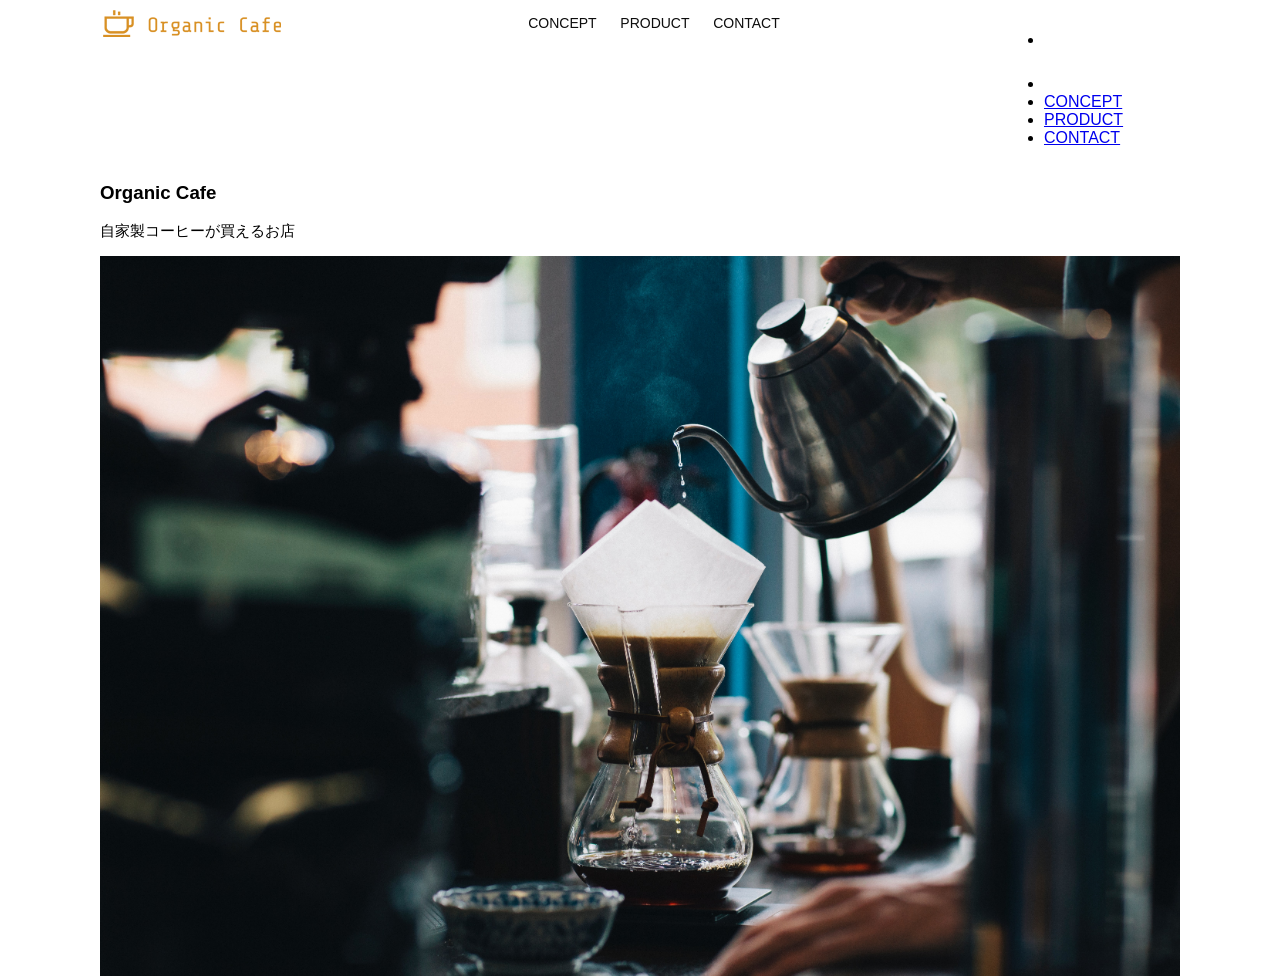
<file: html-css-kadai_013/index.html>
<!DOCTYPE html>
<html>
  <head>
    <title>Organic Cafe</title>
    <meta charset="UTF-8"/>
    <meta name="description" content="自家焙煎のコーヒーがお家で楽しめるOrganic Cafe"/>
    <meta name="viewport" content="width=device-width, initial-scale=1.0"/>
    <link rel="stylesheet" href="style.css"/>
  </head>
  <body>
    <!-- ヘッダー -->
     <header>
      <!-- ロゴ -->
       <a href="index.html" id="logo"><img src="images/logo.png" alt="トップページに戻る"/></a>

      <!-- PC用ナビゲーション -->
       <nav id="nav-pc">
        <a href="index.html#concept">CONCEPT</a>
        <a href="index.html#product">PRODUCT</a>
        <a href="index.html#contact">CONTACT</a>
       </nav>

     <!-- スマホ用メニューボタン -->
      <img id="menu-sp" src="images/button-menu.png" alt="ナビゲーションを開く"  onclick="document.getElementById('nav-sp').style.display = 'block'">

      <!-- スマホ用ナビゲーション -->
       <nav id="nav-sp">
        <ul>
          <li>
           <img id="close" src="images/button-close.png" alt="ナビゲーションを閉じる" onclick="document.getElementById('nav-sp').style.display = 'none'">
          </li>
          <li>
            <a id="logo-sp" href="index.html" onclick="document.getElementById('nav-sp').style.display = 'none'">
             <img src="images/logo-sp.png" alt="トップページに戻る">
            </a>
          </li>
          <li>
            <a class="menu" href="index.html#concept" onclick="document.getElementById('nav-sp').style.display = 'none'">CONCEPT</a>
          </li>
          <li>
            <a class="menu" href="index.html#product" onclick="document.getElementById('nav-sp').style.display = 'none'">PRODUCT</a>
          </li>
          <li>
            <a class="menu" href="index.html#contact" inclick="document.getElementById('nav-sp').style.display = 'none'">CONTACT</a>
          </li>
        </ul>
       </nav>
       </header>
     <main>
      <article>
        <!-- メインビジュアル -->
         <section id="main-visual">
          <div id="main-message">
            <h1>Organic Cafe</h1>
            <p>自家製コーヒーが買えるお店</p>
          </div>
          <img src="images/main-image.jpg" alt="コーヒーをハンドドリップで淹れる画像"/>
         </section>
      </article>
     </main>
  </body>
</html>
</file>
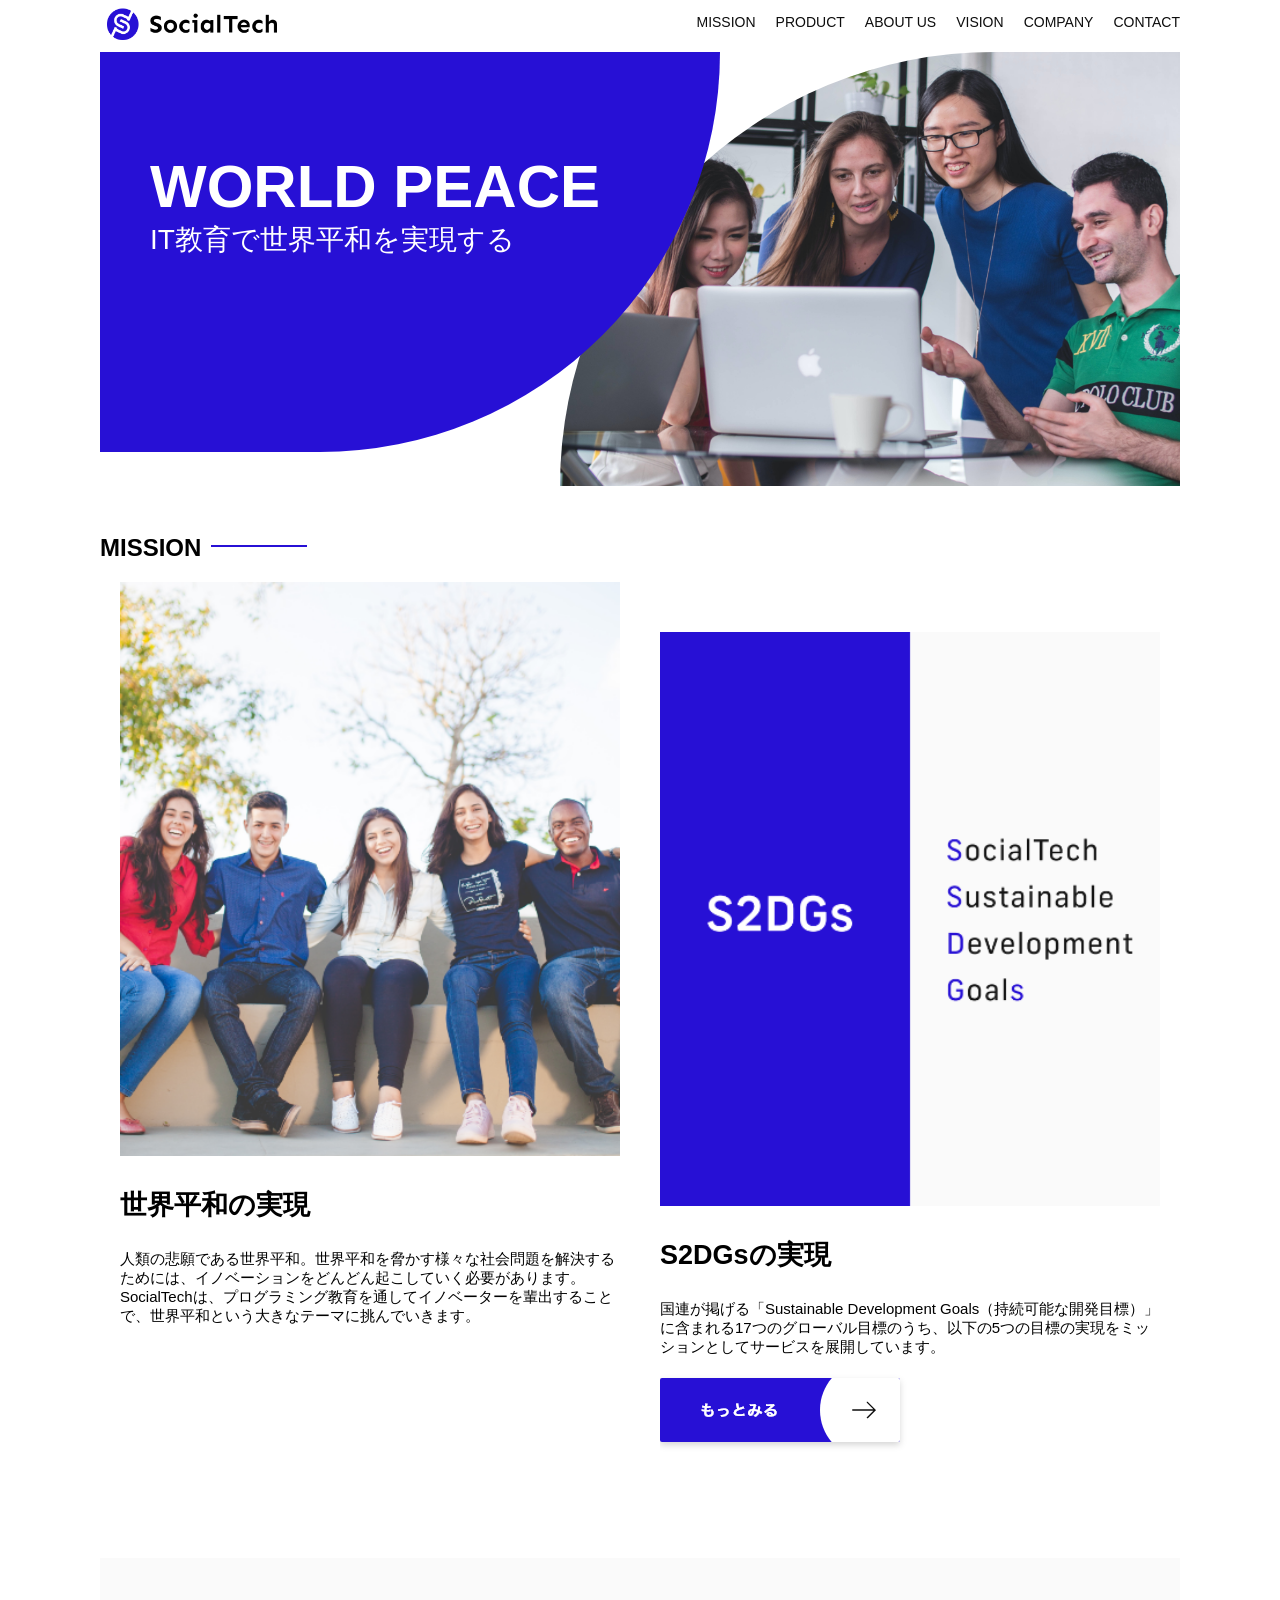
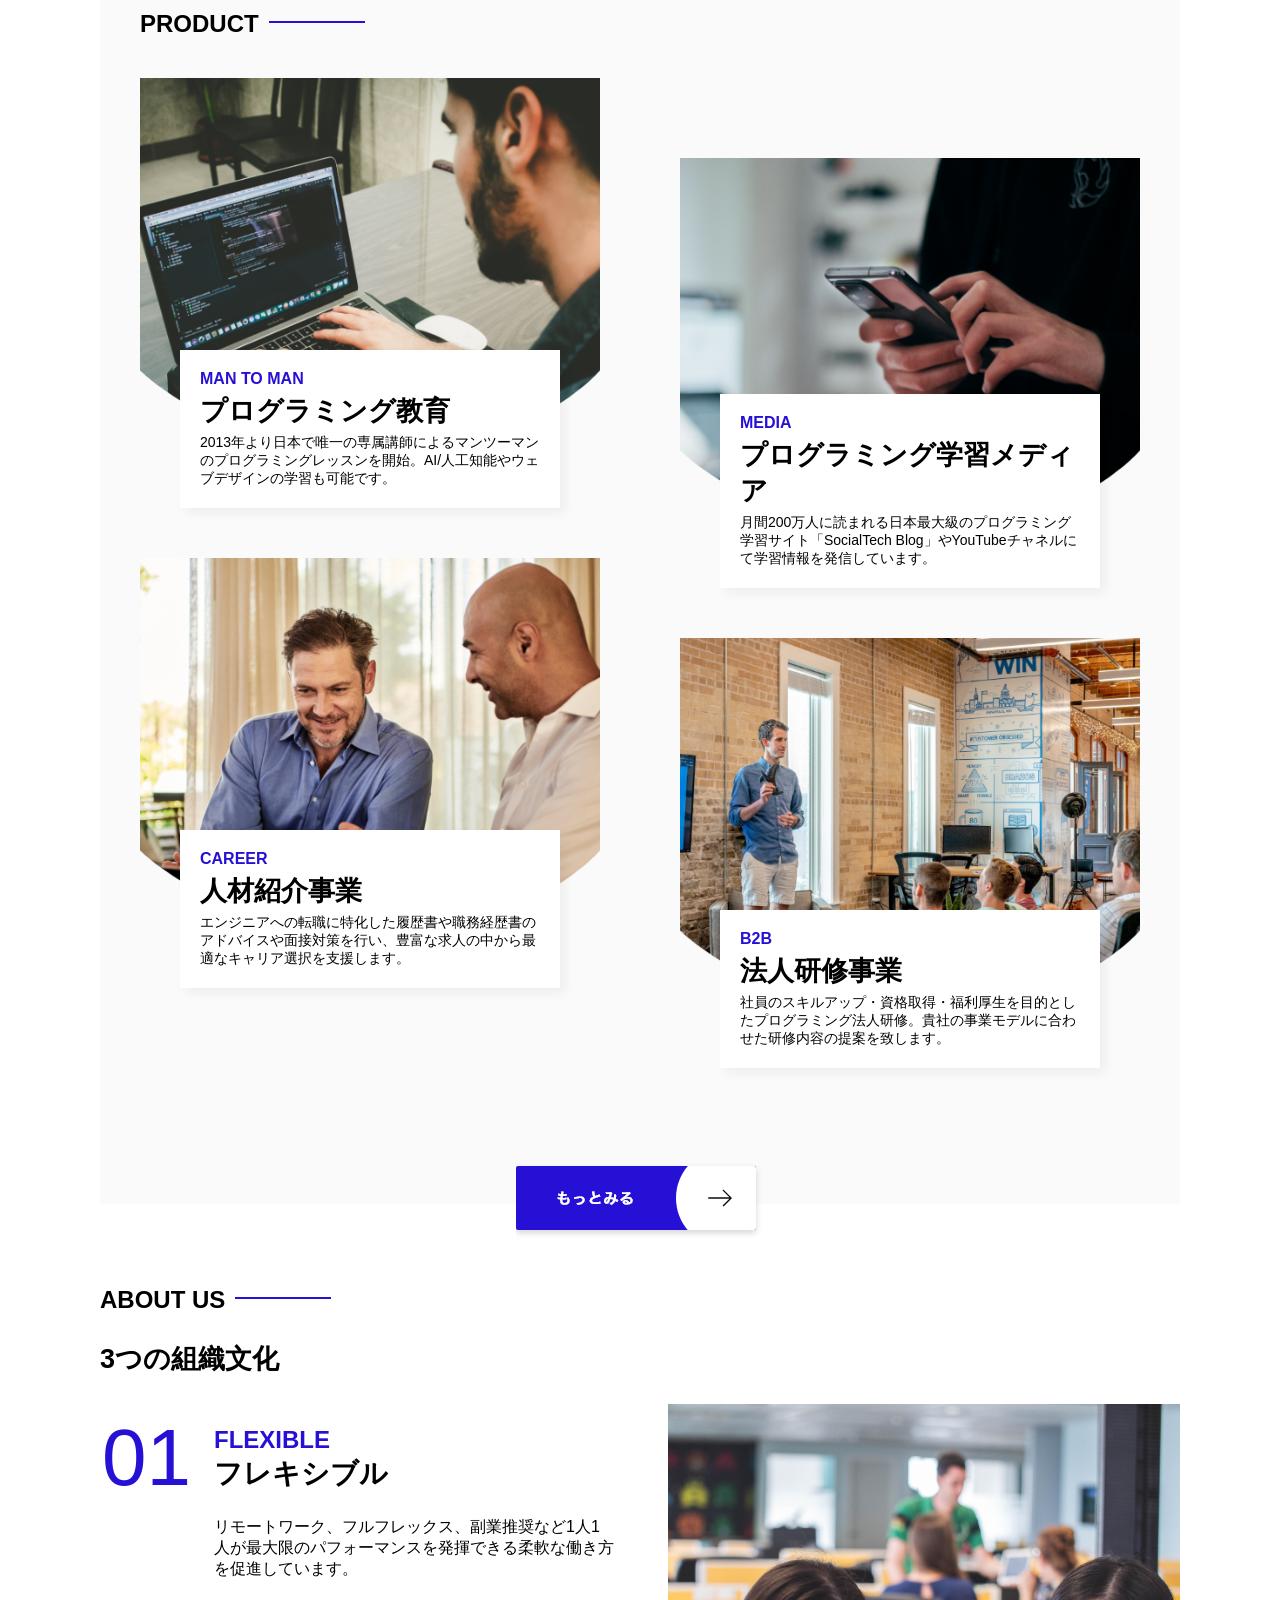
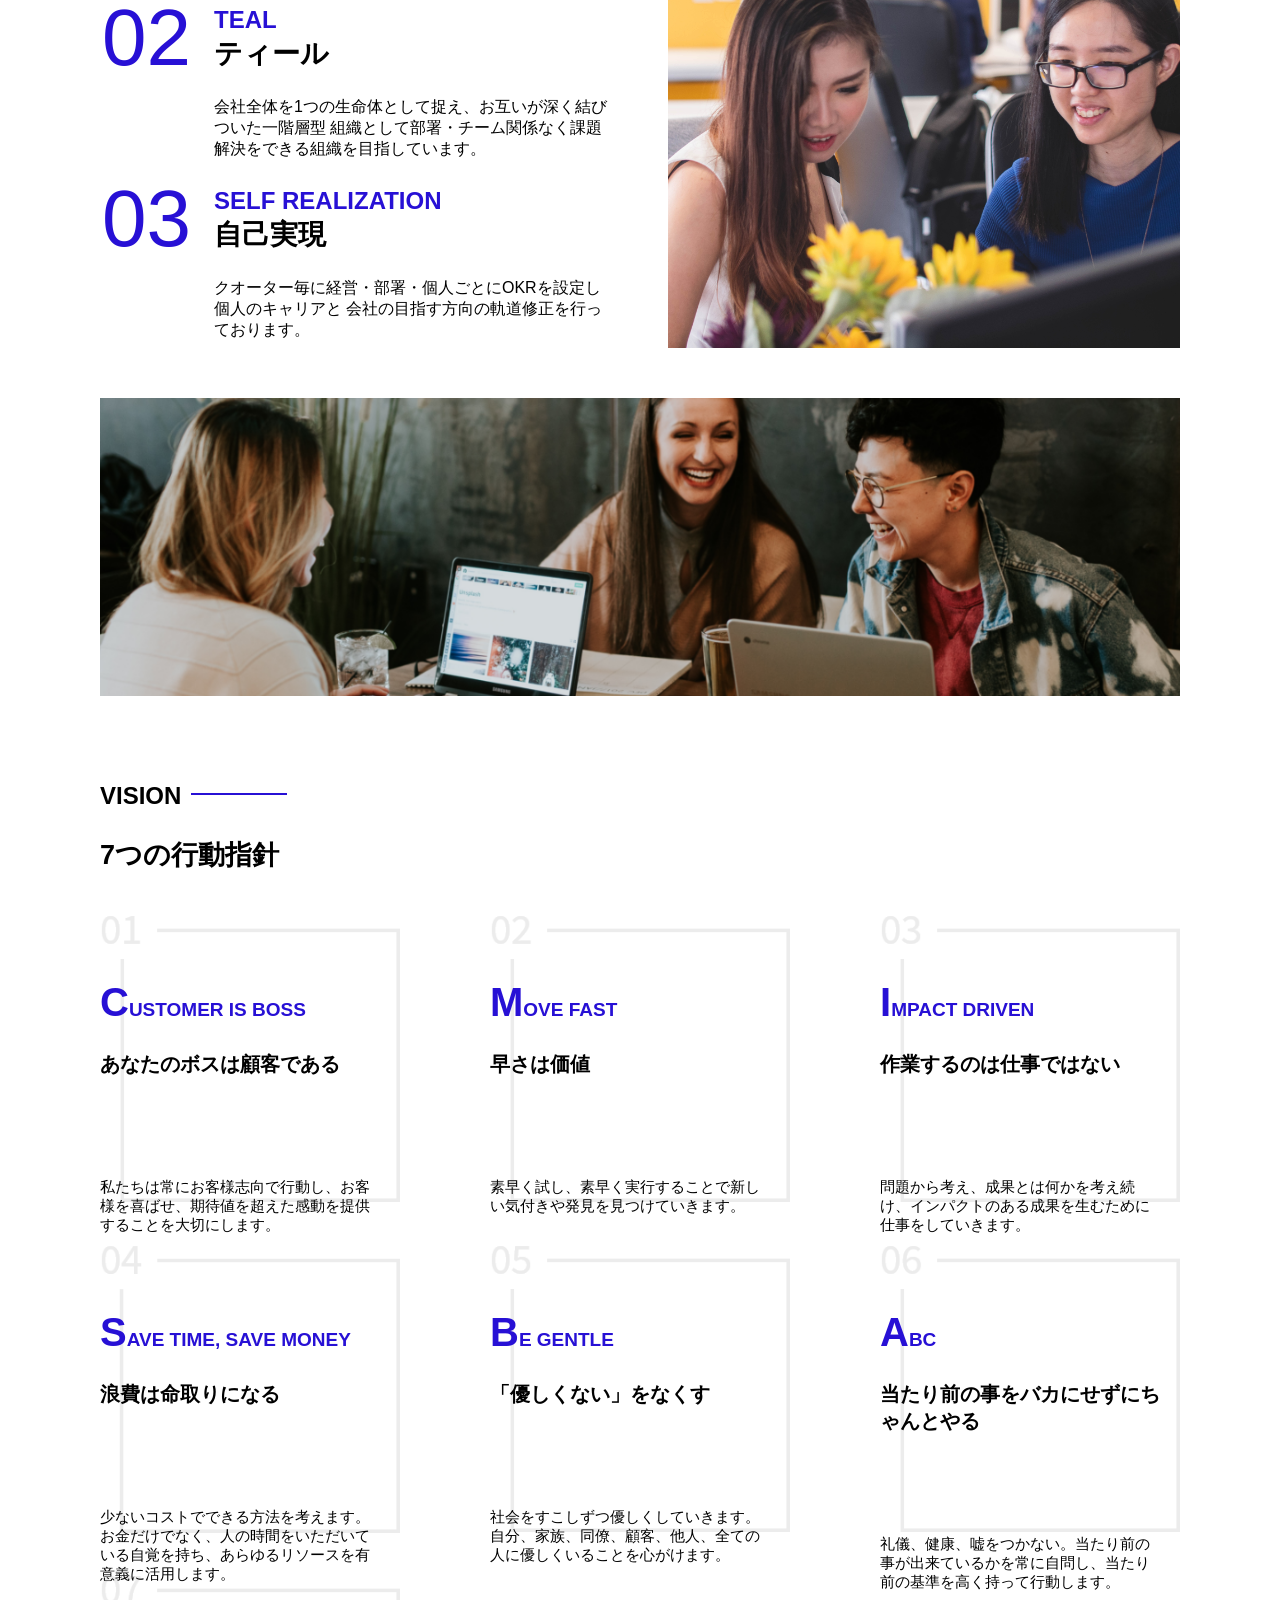
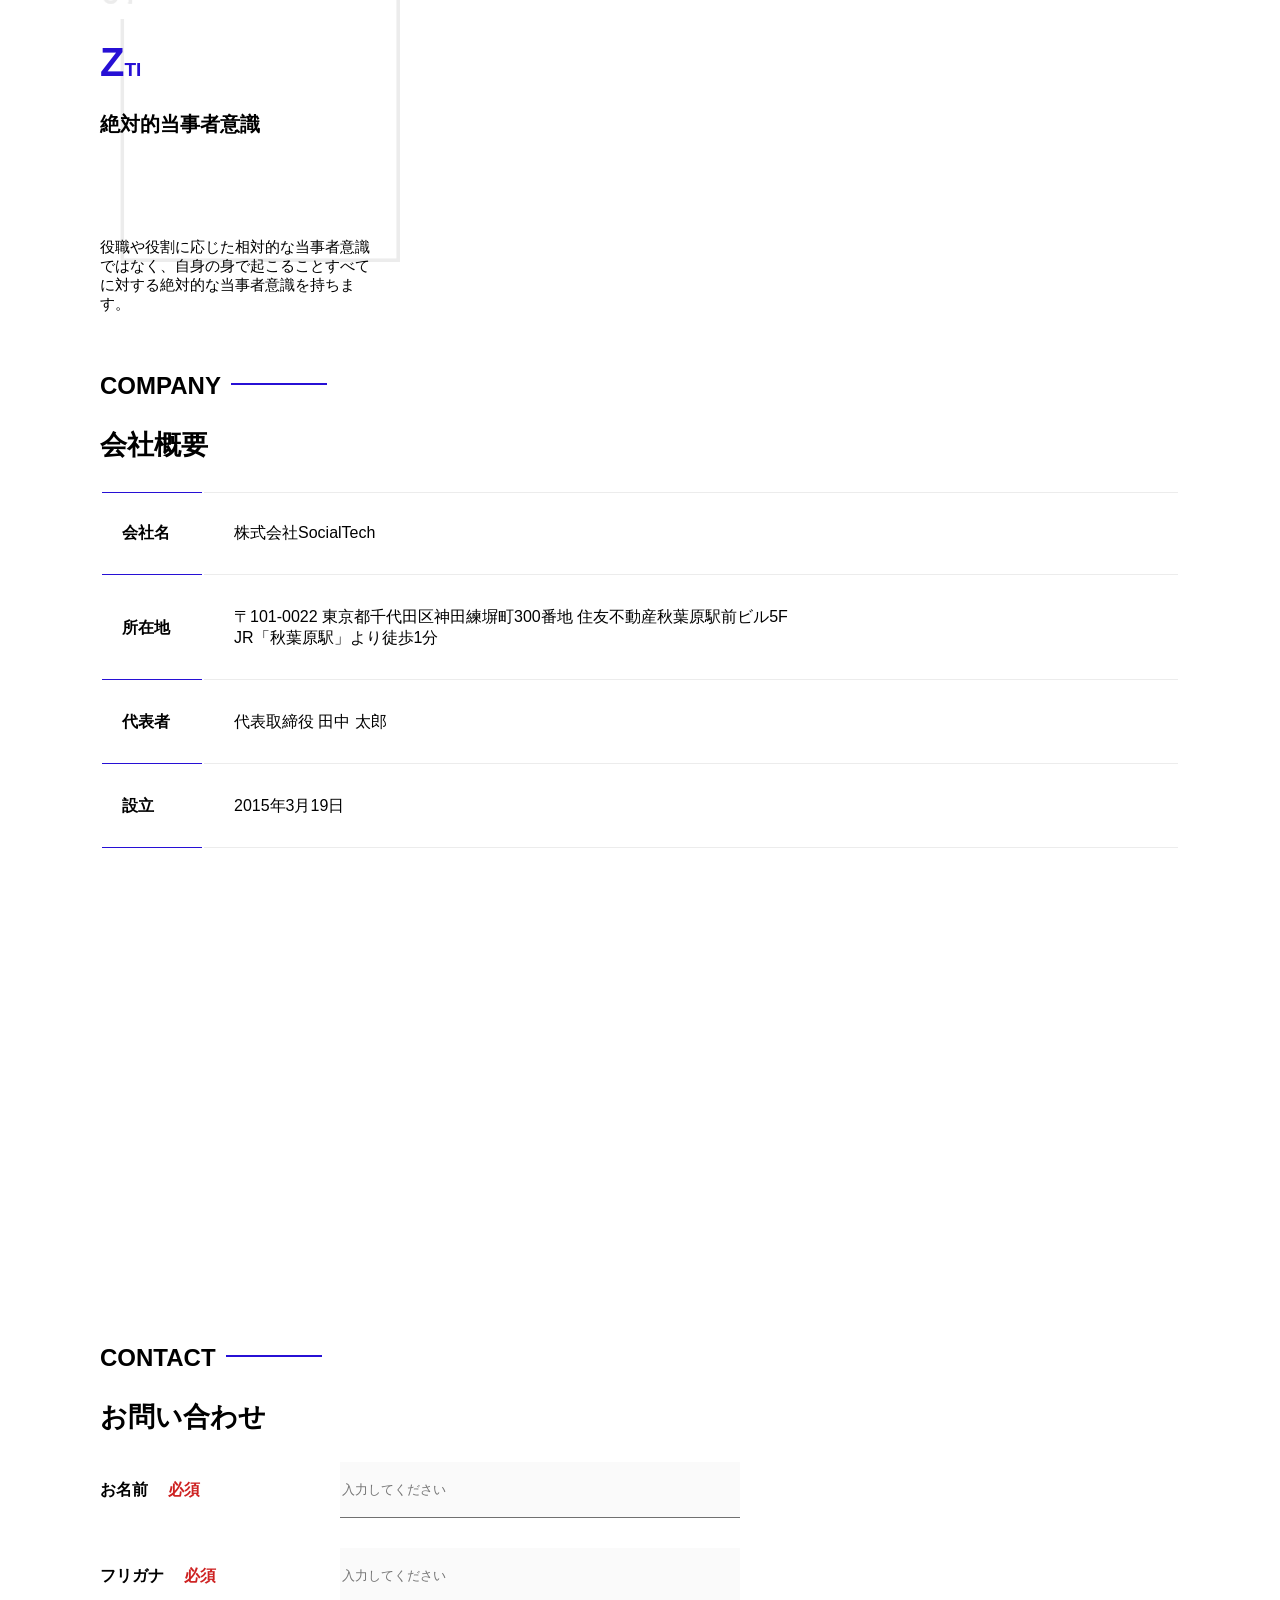
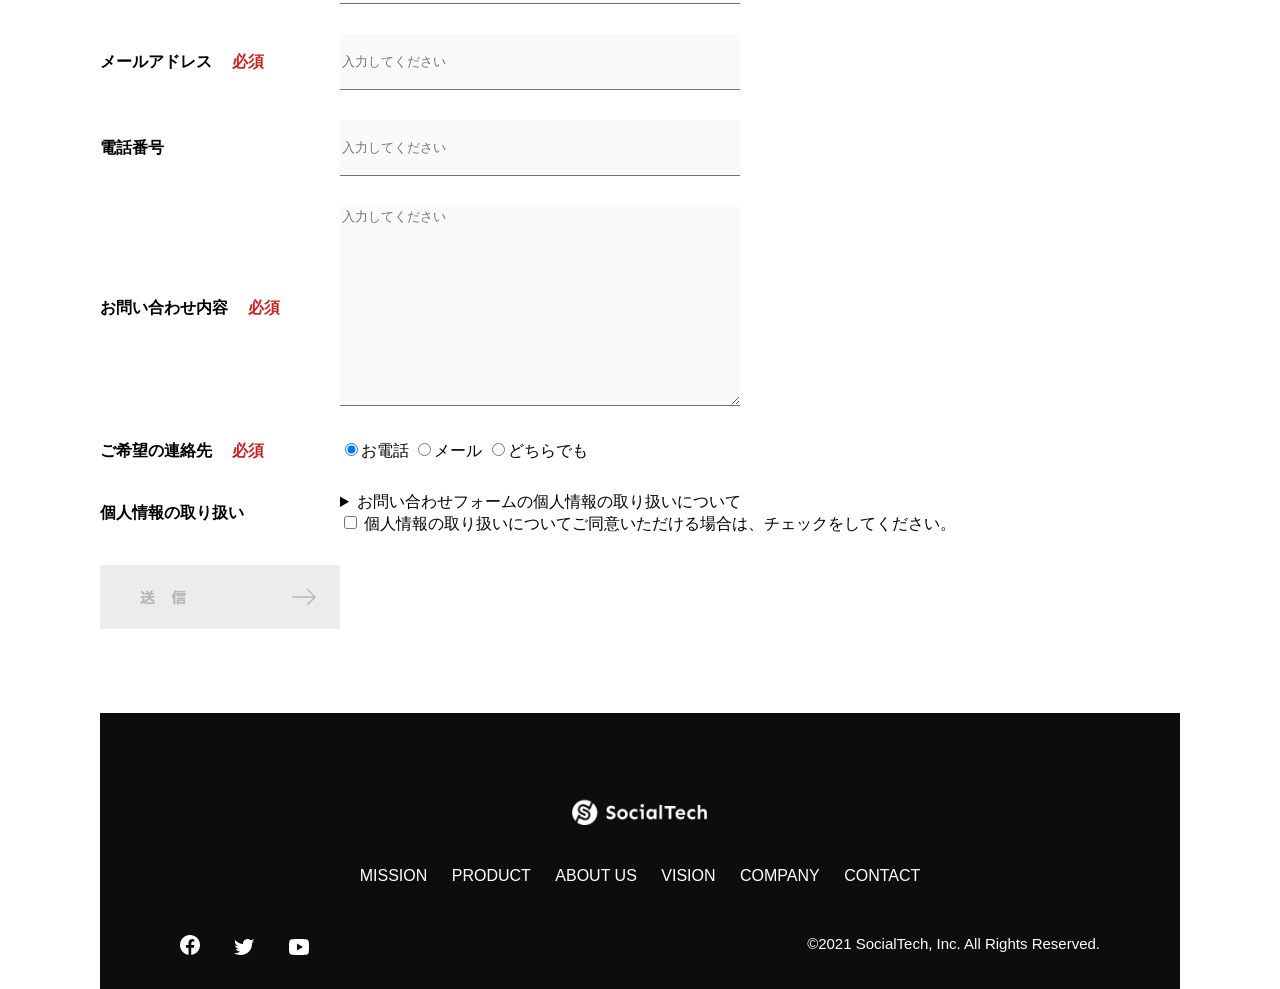
<file: kadai_tutorial_output/socialtech/index.html>
<!DOCTYPE html>
<html>
  <head>
    <title>SocialTech</title>
    <meta charset="UTF-8">
    <meta name="description" content="SocialTechはEdTech業界のリーディングカンパニーを目指します。">
    <meta name="viewport" content="width=device-width, initial-scale=1.0">
    <link rel="stylesheet" href="style.css">
  </head>
  <body>
    <!--　ヘッダー　-->
    <header>
      <!-- ロゴ　-->
       <a href="index.html" id="logo">
        <img src="images/logo.png" alt="トップページに戻る">
       </a>

     <!-- pc用ナビゲーション　-->
      <nav id="nav-pc">
        <ul>
          <li><a href="mission.html">MISSION</a></li>
          <li><a href="product.html">PRODUCT</a></li>
          <li><a href="index.html#aboutus">ABOUT US</a></li>
          <li><a href="index.html#vision">VISION</a></li>
          <li><a href="index.html#company">COMPANY</a></li>
          <li><a href="index.html#contact">CONTACT</a></li>
        </ul>
      </nav>
        <!-- スマホ用メニューボタン -->
       <button id="menu-sp" onclick="document.getElementById('nav-sp').style.display = 'block'">
         <img src="images/button-menu.png" alt="ナビゲーションを開く">
       </button>
        <!-- スマホ用ナビゲーション -->
       <div id="nav-sp">
         <button id="close" onclick="document.getElementById('nav-sp').style.display = 'none'">
           <img src="images/button-close.png" alt="ナビゲーションを閉じる">
         </button>
         <nav>
           <ul>
             <li>
               <a id="logo-sp" href="index.html" onclick="document.getElementById('nav-sp').style.display = 'none'"><img src="images/logo-sp.png" alt="トップページに戻る"></a>
             </li>
             <li><a class="menu" href="mission.html" onclick="document.getElementById('nav-sp').style.display = 'none'">MISSION</a></li>
             <li><a class="menu" href="product.html" onclick="document.getElementById('nav-sp').style.display = 'none'">PRODUCT</a></li>
             <li><a class="menu" href="index.html#aboutus" onclick="document.getElementById('nav-sp').style.display = 'none'">ABOUT US</a></li>
             <li><a class="menu" href="index.html#vision" onclick="document.getElementById('nav-sp').style.display = 'none'">VISION</a></li>
             <li><a class="menu" href="index.html#company" onclick="document.getElementById('nav-sp').style.display = 'none'">COMPANY</a></li>
             <li><a class="menu" href="index.html#contact" onclick="document.getElementById('nav-sp').style.display = 'none'">CONTACT</a></li>
           </ul>
         </nav>
         <div id="sns">
           <a href="https://www.facebook.com/sejuku2013">
             <img src="images/button-facebook.png" alt="Facebookのリンク">
           </a>
           <a href="https://twitter.com/samuraijuku">
             <img src="images/button-twitter.png" alt="Twitterのリンク">
           </a>
           <a href="https://www.youtube.com/channel/UCCFOQO5aDK0xXam4cUQXT8g">
             <img src="images/button-youtube.png" alt="YouTubeのリンク">
           </a>
         </div>
       </div>
    </header>
    <main>
      <article>
        <!-- メインビジュアル -->
         <section id="main-visual">
          <div id="main-message">
            <h1>WORLD PEACE</h1>
            <p>IT教育で世界平和を実現する</p>
          </div>
          <img src="images/index/index-main.png" alt="PCの周りに集まる多国籍の仲間たち">
         </section>
         <!-- ミッション -->
         <section id="mission">
          <h2 class="index-h2">MISSION</h2>
          <div id="mission-flex">
            <div>
             <img id="mission-photo" src="images/index/index-mission.png" alt="屋外のベンチで写真を撮影する多国籍の仲間たち">
             <h3>世界平和の実現</h3>
             <p>人類の悲願である世界平和。世界平和を脅かす様々な社会問題を解決するためには、イノベーションをどんどん起こしていく必要があります。SocialTechは、プログラミング教育を通してイノベーターを輩出することで、世界平和という大きなテーマに挑んでいきます。</p>
            </div>
            <div>
             <img id="s2dgs" src="images/index/s2dgs.png" alt="S2DGs">
             <h3>S2DGsの実現</h3>
             <p>国連が掲げる「Sustainable Development Goals（持続可能な開発目標）」に含まれる17つのグローバル目標のうち、以下の5つの目標の実現をミッションとしてサービスを展開しています。</p>
            <a href="mission.html">
              <img src="images/button-more.png" alt="もっとみる">
            </a>
            </div>
          </div>
         </section>
           <!-- プロダクト -->
         <section id="product">
          <h2 class="index-h2">PRODUCT</h2>
          <div class="product-flex">
           <div id="product-left">
            <div>
             <img class="product-photo" src="images/index/index-mantoman.png" alt="PCでコードを書く男性">
             <div class="product-explain">
              <span>MAN TO MAN</span>
              <h3>プログラミング教育</h3>
              <p>2013年より日本で唯一の専属講師によるマンツーマンのプログラミングレッスンを開始。AI/人工知能やウェブデザインの学習も可能です。</p>
            </div>
           </div>
           <div>
             <img class="product-photo" src="images/index/index-career.png" alt="笑顔で話し合う2人の男性">
             <div class="product-explain">
              <span>CAREER</span>
              <h3>人材紹介事業</h3>
              <p>エンジニアへの転職に特化した履歴書や職務経歴書のアドバイスや面接対策を行い、豊富な求人の中から最適なキャリア選択を支援します。</p>
             </div>
            </div>        
           </div>
         <div id="product-right">
          <div>
             <img class="product-photo" src="images/index/index-media.png" alt="スマートフォンを操作する人">
             <div class="product-explain">
              <span>MEDIA</span>
              <h3>プログラミング学習メディア</h3>
              <p>月間200万人に読まれる日本最大級のプログラミング学習サイト「SocialTech Blog」やYouTubeチャネルにて学習情報を発信しています。</p>
             </div>
          </div>
          <div>
             <img class="product-photo" src="images/index/index-b2b.png" alt="講演中の男性とそれを聴く人々">
             <div class="product-explain">
              <span>B2B</span>
              <h3>法人研修事業</h3>
              <p>社員のスキルアップ・資格取得・福利厚生を目的としたプログラミング法人研修。貴社の事業モデルに合わせた研修内容の提案を致します。</p>
             </div>
           </div>
          </div>
        </div>
        <div id="product-more">
          <a href="product.html">
            <img src="images/button-more.png" alt="もっとみる">
          </a>
        </div>
      </section>
      <!-- ABOUT US -->
       <section id="aboutus">
        <h2 class="index-h2">ABOUT US</h2>
        <h3>3つの組織文化</h3>
        <div>
          <table class="culture-table">
            <tr>
              <td class="culture-num">01</td>
              <th><span class="culture-en">FLEXIBLE</span><br>フレキシブル</th>
            </tr>
            <tr>
              <td>
                <!-- 空のセル -->
              </td>
              <td class="culture-description">リモートワーク、フルフレックス、副業推奨など1人1人が最大限のパフォーマンスを発揮できる柔軟な働き方を促進しています。</td>
            </tr>
            <tr>
              <td class="culture-num">02</td>
              <th><span class="culture-en">TEAL</span><br>ティール</th>
            </tr>
            <tr>
              <td>
                <!-- 空のセル -->
              </td>
              <td class="culture-description">会社全体を1つの生命体として捉え、お互いが深く結びついた一階層型 組織として部署・チーム関係なく課題解決をできる組織を目指しています。</td>
            </tr>
            <tr>
              <td class="culture-num">03</td>
              <th><span class="culture-en">SELF REALIZATION</span><br>自己実現</th>
            </tr>
            <tr>
              <td>
                <!-- 空のセル -->
              </td>
              <td class="culture-description">クオーター毎に経営・部署・個人ごとにOKRを設定し個人のキャリアと 会社の目指す方向の軌道修正を行っております。</td>
            </tr>
          </table>
          <img class="culture-img" src="images/index/index-aboutus1.png" alt="笑顔で話し合う2人の女性">
        </div>
         <img class="culture-img2" src="images/index/index-aboutus2.png" alt="笑顔で話し合う3人の男女">
       </section>
       <!-- VISION -->
        <section id="vision">
          <h2 class="index-h2">VISION</h2>
          <h3>7つの行動指針</h3>
          <div>
            <div class="vision-box">
              <img src="images/index/vision-01.png" alt="01">
              <div>
                <h4>CUSTOMER IS BOSS</h4>
                <h5>あなたのボスは顧客である</h5>
                <p>私たちは常にお客様志向で行動し、お客様を喜ばせ、期待値を超えた感動を提供することを大切にします。</p>
              </div>
            </div>
            <div class="vision-box">
               <img src="images/index/vision-02.png" alt="02">
               <div>
                 <h4>MOVE FAST</h4>
                 <h5>早さは価値</h5>
                 <p>素早く試し、素早く実行することで新しい気付きや発見を見つけていきます。</p>
               </div>
             </div>
             <div class="vision-box">
               <img src="images/index/vision-03.png" alt="03">
               <div>
                 <h4>IMPACT DRIVEN</h4>
                 <h5>作業するのは仕事ではない</h5>
                 <p>問題から考え、成果とは何かを考え続け、インパクトのある成果を生むために仕事をしていきます。</p>
               </div>
             </div>
             <div class="vision-box">
               <img src="images/index/vision-04.png" alt="04">
               <div>
                 <h4>SAVE TIME, SAVE MONEY</h4>
                 <h5>浪費は命取りになる</h5>
                 <p>少ないコストでできる方法を考えます。お金だけでなく、人の時間をいただいている自覚を持ち、あらゆるリソースを有意義に活用します。</p>
               </div>
             </div>
             <div class="vision-box">
               <img src="images/index/vision-05.png" alt="05">
               <div>
                 <h4>BE GENTLE</h4>
                 <h5>「優しくない」をなくす</h5>
                 <p>社会をすこしずつ優しくしていきます。自分、家族、同僚、顧客、他人、全ての人に優しくいることを心がけます。</p>
               </div>
             </div>
             <div class="vision-box">
               <img src="images/index/vision-06.png" alt="06">
               <div>
                 <h4>ABC</h4>
                 <h5>当たり前の事をバカにせずにちゃんとやる</h5>
                 <p>礼儀、健康、嘘をつかない。当たり前の事が出来ているかを常に自問し、当たり前の基準を高く持って行動します。</p>
               </div>
             </div>
             <div class="vision-box">
               <img src="images/index/vision-07.png" alt="07">
               <div>
                 <h4>ZTI</h4>
                 <h5>絶対的当事者意識</h5>
                 <p>役職や役割に応じた相対的な当事者意識ではなく、自身の身で起こることすべてに対する絶対的な当事者意識を持ちます。</p>
              </div>
            </div>
          </div>
        </section>
        <!-- COMPANY -->
        <section id="company">
          <h2 class="index-h2">COMPANY</h2>
          <h3>会社概要</h3>
           <table id="company-table">
            <tr>
              <th class="tableheader tableheader-first">会社名</th>
              <td class="cell cell-first">株式会社SocialTech</td>
            </tr>
            <tr>
             <th class="tableheader">所在地</th>
               <td class="cell">〒101-0022 東京都千代田区神田練塀町300番地 住友不動産秋葉原駅前ビル5F<br>JR「秋葉原駅」より徒歩1分</td>
             </tr>
             <tr>
               <th class="tableheader">代表者</th>
               <td class="cell">代表取締役 田中 太郎</td>
             </tr>
             <tr>
               <th class="tableheader">設立</th>
               <td class="cell">2015年3月19日</td>
            </tr>
           </table>
        <iframe
           src="https://www.google.com/maps/embed?pb=!1m18!1m12!1m3!1d3240.068855133681!2d139.77207767578852!3d35.69992317258122!2m3!1f0!2f0!3f0!3m2!1i1024!2i768!4f13.1!3m3!1m2!1s0x60188fee13660e23%3A0x77137876edf742ac!2z5L2P5Y-L5LiN5YuV55Sj56eL6JGJ5Y6f6aeF5YmN44OT44Or!5e0!3m2!1sja!2sjp!4v1783214987158!5m2!1sja!2sjp" width="600" height="450" style="border:0;" allowfullscreen="" loading="lazy" referrerpolicy="strict-origin-when-cross-origin">
          style="border: 0" allowfullscreen="" loading="lazy">
        </iframe>
        </section>
        <!-- お問い合わせフォーム -->
        <section id="contact">
          <h2 class="index-h2">CONTACT</h2>
          <h3>お問い合わせ</h3>
          <form>
           <div>
            <div class="contact-heading">
              <label class="contact-label">お名前<span class="contact-span">必須</span></label>
            </div>
            <div>
              <input type="text" name="name" placeholder="入力してください" class="contact-textbox">
            </div>
           </div>
            <div>
            <div class="contact-heading">
              <label class="contact-label">フリガナ<span class="contact-span">必須</span></label>
            </div>
            <div>
              <input type="text" name="hurigana" placeholder="入力してください" class="contact-textbox">
            </div>
          </div>
          <div>
            <div class="contact-heading">
              <label class="contact-label">メールアドレス<span class="contact-span">必須</span></label>
            </div>
            <div>
              <input type="text" name="email" placeholder="入力してください" class="contact-textbox">
            </div>
          </div>
          <div>
            <div class="contact-heading">
              <label class="contact-label">電話番号</label>
            </div>
            <div>
              <input type="text" name="tel" placeholder="入力してください" class="contact-textbox">
            </div>
          </div>
          <div>
            <div class="contact-heading">
              <label class="contact-label">お問い合わせ内容<span class="contact-span">必須</span></label>
            </div>
            <div>
              <textarea class="contact-textarea" placeholder="入力してください" name="message"></textarea>
            </div>
          </div>
          <div>
            <div class="contact-heading">
              <label class="contact-label">ご希望の連絡先<span class="contact-span">必須</span></label>
            </div>
            <div>
              <input class="radiobutton" type="radio" value="tel" name="contact" checked><label>お電話</label>
              <input class="radiobutton" type="radio" value="mail" name="contact"><label>メール</label>
              <input class="radiobutton" type="radio" value="both" name="contact"><label>どちらでも</label>
            </div>
          </div>
           <div>
               <div class="contact-heading">
                 <label class="contact-label">個人情報の取り扱い</label>
               </div>
               <div>
                 <details>
                   <summary>お問い合わせフォームの個人情報の取り扱いについて</summary>
                   <div>
                     <dl>
                       <dt>１．組織の名称又は氏名</dt>
                       <dd>株式会社SocialTech</dd>
                       <dt>２．個人情報保護管理者（若しくはその代理人）の氏名又は職名、所属及び連絡先</dt>
                       <dd>
                         <p>鈴木 一郎 コーポレート部</p>
                         <p>メールアドレス：samurai@example.com</p>
                         <p>TEL：03-1234-5678</p>
                       </dd>
                       <dt>３．個人情報の利用目的</dt>
                       <dd>
                         <ul>
                           <li>本サービス及び本サービスに関連する情報の提供又はそれらに関する連絡のため</li>
                           <li>ユーザーの本人確認のため</li>
                           <li>当社サービスのご案内のため</li>
                           <li>当社の商品等の広告または宣伝（電子メールによるものを含むものとします。）</li>
                         </ul>
                       </dd>
                       <dt>４．個人情報の取り扱い業務の委託</dt>
                       <dd>個人情報の取扱業務の全部または一部を外部に業務委託する場合があります。その際、弊社は、個人情報を適切に保護できる管理体制を敷き実行していることを条件として委託先を厳選したうえで、機密保持契約を委託先と締結し、お客様の個人情報を厳密に管理させます。</dd>
                       <dt>５．個人情報の開示等の請求</dt>
                       <dd>
                         お客様は、弊社に対してご自身の個人情報の開示等（利用目的の通知、開示、内容の訂正・追加・削除、利用の停止または消去、第三者への提供の停止）に関して、当社問合わせ窓口に申し出ることができます。<br>
                         その際、弊社はお客様ご本人を確認させていただいたうえで、合理的な期間内に対応いたします。<br>
                         なお、個人情報に関する弊社問合わせ先は、次の通りです。
                       </dd>
                       <dd>
                         <p>株式会社SocialTech　個人情報問合せ窓口</p>
                         <p>〒150-0043　東京都千代田区神田練塀町300番地 住友不動産秋葉原駅前ビル5F</p>
                         <p>メールアドレス：samurai@example.com　TEL：03-1234-5678</p>
                       </dd>
 
                       <dt>６．個人情報を提供されることの任意性について</dt>
                       <dd>お客様がご自身の個人情報を弊社に提供されるか否かは、お客様のご判断によりますが、もしご提供されない場合には、適切なサービスが提供できない場合がありますので予めご了承ください。</dd>
                     </dl>
                   </div>
                 </details>
                 <input type="checkbox" name="agree">
                 <span>個人情報の取り扱いについてご同意いただける場合は、チェックをしてください。</span>
               </div>
             </div>
              <input type="image" src="images/button-submit.png" alt="送信する">
          </form>
        </section>
     </article>
    </main>

    <footer>
      <div id="footer-logo">
        <img src="images/logo-sp.png" alt="SocialTech">
      </div>
      <div id="footer-link">
        <a href="mission.html">MISSION</a>
        <a href="product.html">PRODUCT</a>
        <a href="index.html#aboutus">ABOUT US</a>
        <a href="index.html#vision">VISION</a>
        <a href="index.html#company">COMPANY</a>
        <a href="index.html#contact">CONTACT</a>
      </div>
      <div id="sns-footer">
        <div class="sns-btns">
           <a href="https://www.facebook.com/sejuku2013"><img src="images/button-facebook.png" alt="Facebookのリンク"></a>
           <a href="https://twitter.com/samuraijuku"><img src="images/button-twitter.png" alt="Twitterのリンク"></a>
           <a href="https://www.youtube.com/channel/UCCFOQO5aDK0xXam4cUQXT8g"><img src="images/button-youtube.png" alt="YouTubeのリンク"></a>
        </div>
        <p id="copyright">&copy;2021 SocialTech, Inc. All Rights Reserved.</p>
      </div>
    </footer>

  </body>

</html>
</file>
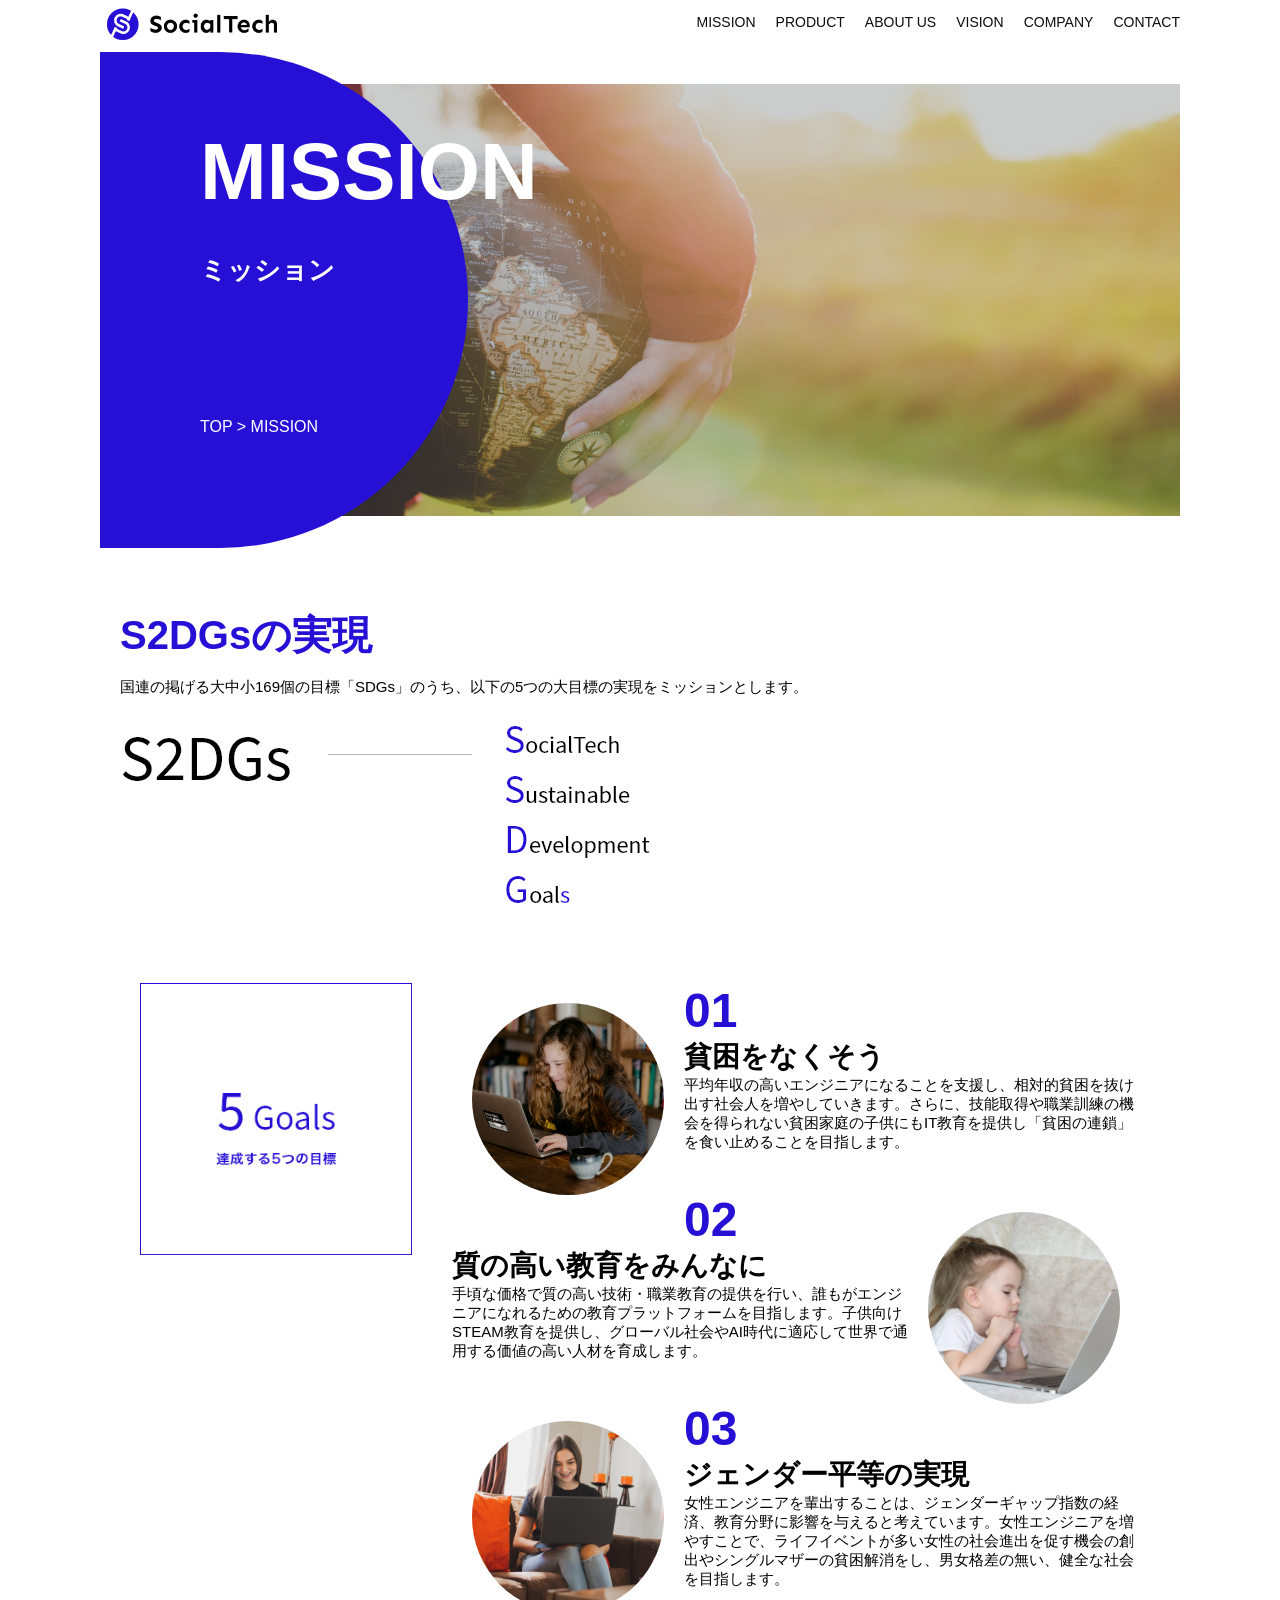
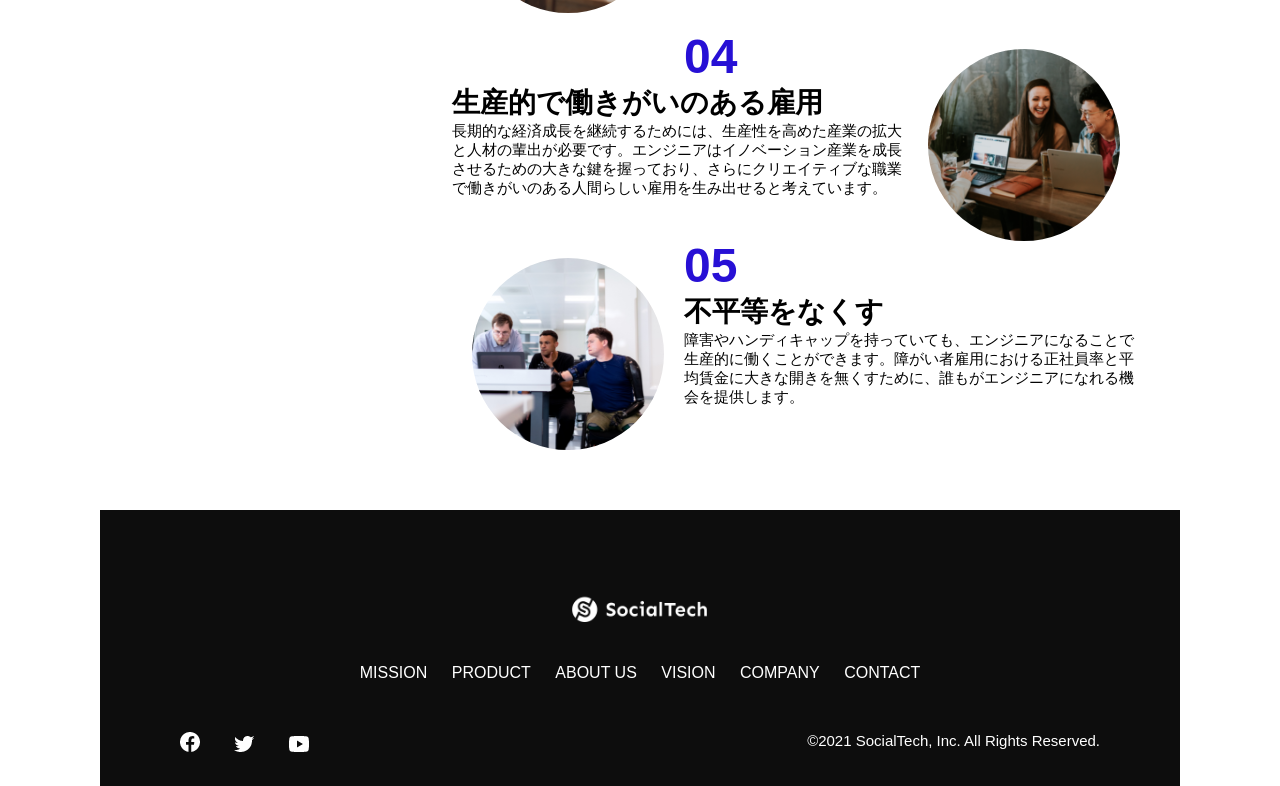
<file: kadai_tutorial_output/socialtech/mission.html>
<!DOCTYPE html>
<html>
  <head>
    <title>SocialTech - MISSION ミッション -</title>
    <meta charset="utf-8">
    <meta name="description" content="SocialTechが目指す5つの目標 (S2DGs) を紹介します">
    <meta name="viewport" content="width=device-width, initial-scale=1.0">
    <link rel="stylesheet" href="style.css">
  </head>

  <body>
    <!-- ヘッダー -->
     <header>
      <!-- ロゴ -->
       <a href="index.html" id="logo">
        <img src="images/logo.png" alt="トップページに戻る">
       </a>

       <!-- PC用ナビゲーション -->
        <nav id="nav-pc">
          <ul>
          <li><a href="mission.html">MISSION</a></li>
          <li><a href="product.html">PRODUCT</a></li>
          <li><a href="index.html#aboutus">ABOUT US</a></li>
          <li><a href="index.html#vision">VISION</a></li>
          <li><a href="index.html#company">COMPANY</a></li>
          <li><a href="index.html#contact">CONTACT</a></li>
          </ul>
        </nav>

        <!-- スマホ用メニューボタン -->
      <button id="menu-sp" onclick="document.getElementById('nav-sp').style.display = 'block'">
        <img src="images/button-menu.png" alt="ナビゲーションを開く">
      </button>

      <!-- スマホ用ナビゲーション -->
      <div id="nav-sp">
        <button id="close" onclick="document.getElementById('nav-sp').style.display = 'none'">
          <img src="images/button-close.png" alt="ナビゲーションを閉じる">
        </button>

        <nav>
          <ul>
            <li>
              <a id="logo-sp" href="index.html" onclick="document.getElementById('nav-sp').style.display = 'none'"><img src="images/logo-sp.png" alt="トップページに戻る"></a>
            </li>
            <li><a class="menu" href="mission.html" onclick="document.getElementById('nav-sp').style.display = 'none'">MISSION</a></li>
            <li><a class="menu" href="product.html" onclick="document.getElementById('nav-sp').style.display = 'none'">PRODUCT</a></li>
            <li><a class="menu" href="index.html#aboutus" onclick="document.getElementById('nav-sp').style.display = 'none'">ABOUT US</a></li>
            <li><a class="menu" href="index.html#vision" onclick="document.getElementById('nav-sp').style.display = 'none'">VISION</a></li>
            <li><a class="menu" href="index.html#company" onclick="document.getElementById('nav-sp').style.display = 'none'">COMPANY</a></li>
            <li><a class="menu" href="index.html#contact" onclick="document.getElementById('nav-sp').style.display = 'none'">CONTACT</a></li>
          </ul>
        </nav>
        <div id="sns">
          <a href="https://www.facebook.com/sejuku2013">
            <img src="images/button-facebook.png" alt="Facebookのリンク">
          </a>
          <a href="https://twitter.com/samuraijuku">
            <img src="images/button-twitter.png" alt="Twitterのリンク">
          </a>
          <a href="https://www.youtube.com/channel/UCCFOQO5aDK0xXam4cUQXT8g">
            <img src="images/button-youtube.png" alt="YouTubeのリンク">
          </a>
        </div>
      </div>
    </header>

    <main>
      <article>
         <section id="mission-main">
           <div class="mission-main-inner">
             <div id="mission-title">
               <h1>MISSION<br><span>ミッション</span></h1>
               <p>TOP > MISSION</p>
             </div>
           </div>
         </section>

         <section id="mission-s2dgs">
          <h2 class="mission-h2">S2DGsの実現</h2>
          <p>国連の掲げる大中小169個の目標「SDGs」のうち、以下の5つの大目標の実現をミッションとします。</p>
          <img src="images/mission/mission-s2dgs.png" alt="S2DGs">
         </section>

         <section id="mission-five-goals">
          <div class="five-goals-image">
            <img src="images/mission/mission-5goals.png" alt="5Goals">
          </div>
          <div class="five-goals-read">
            <div>
              <img class="fivegoals-image-left" src="images/mission/mission-5goals01.png" alt="PCを操作する女の子">
              <span class="fivegoals-number">01</span>
              <h3 class="fivegoals-h3">貧困をなくそう</h3>
              <p class="fivegoals-p">平均年収の高いエンジニアになることを支援し、相対的貧困を抜け出す社会人を増やしていきます。さらに、技能取得や職業訓練の機会を得られない貧困家庭の子供にもIT教育を提供し「貧困の連鎖」を食い止めることを目指します。</p>
            </div>
             <div>
               <img class="fivegoals-image-right" src="images/mission/mission-5goals02.png" alt="PCを見つめる小さい女の子">
               <span class="fivegoals-number">02</span>
               <h3 class="fivegoals-h3">質の高い教育をみんなに</h3>
               <p class="fivegoals-p">手頃な価格で質の高い技術・職業教育の提供を行い、誰もがエンジニアになれるための教育プラットフォームを目指します。子供向けSTEAM教育を提供し、グローバル社会やAI時代に適応して世界で通用する価値の高い人材を育成します。</p>
             </div>
             <div>
               <img class="fivegoals-image-left" src="images/mission/mission-5goals03.png" alt="PCを操作する女性">
               <span class="fivegoals-number">03</span>
               <h3 class="fivegoals-h3">ジェンダー平等の実現</h3>
               <p class="fivegoals-p">女性エンジニアを輩出することは、ジェンダーギャップ指数の経済、教育分野に影響を与えると考えています。女性エンジニアを増やすことで、ライフイベントが多い女性の社会進出を促す機会の創出やシングルマザーの貧困解消をし、男女格差の無い、健全な社会を目指します。</p>
             </div>
             <div>
               <img class="fivegoals-image-right" src="images/mission/mission-5goals04.png" alt="笑顔で話し合う3人の男女">
               <span class="fivegoals-number">04</span>
               <h3 class="fivegoals-h3">生産的で働きがいのある雇用</h3>
               <p class="fivegoals-p">長期的な経済成長を継続するためには、生産性を高めた産業の拡大と人材の輩出が必要です。エンジニアはイノベーション産業を成長させるための大きな鍵を握っており、さらにクリエイティブな職業で働きがいのある人間らしい雇用を生み出せると考えています。</p>
             </div>
             <div>
               <img class="fivegoals-image-left" src="images/mission/mission-5goals05.png" alt="障害を持つ男性が生き生きと働く様子">
               <span class="fivegoals-number">05</span>
               <h3 class="fivegoals-h3">不平等をなくす</h3>
               <p class="fivegoals-p">障害やハンディキャップを持っていても、エンジニアになることで生産的に働くことができます。障がい者雇用における正社員率と平均賃金に大きな開きを無くすために、誰もがエンジニアになれる機会を提供します。</p>
             </div>
          </div>
         </section>
      </article>
    </main>

    <footer>
      <div id="footer-logo">
        <img src="images/logo-sp.png" alt="SocialTech">
      </div>
      <div id="footer-link">
        <a href="mission.html">MISSION</a>
        <a href="product.html">PRODUCT</a>
        <a href="index.html#aboutus">ABOUT US</a>
        <a href="index.html#vision">VISION</a>
        <a href="index.html#company">COMPANY</a>
        <a href="index.html#contact">CONTACT</a>
      </div>
      <div id="sns-footer">
        <div class="sns-btns">
          <a href="https://www.facebook.com/sejuku2013"><img src="images/button-facebook.png" alt="Facebookのリンク"></a>
          <a href="https://twitter.com/samuraijuku"><img src="images/button-twitter.png" alt="Twitterのリンク"></a>
          <a href="https://www.youtube.com/channel/UCCFOQO5aDK0xXam4cUQXT8g"><img src="images/button-youtube.png" alt="YouTubeのリンク"></a>
        </div>
        <p id="copyright">&copy;2021 SocialTech, Inc. All Rights Reserved.</p>
      </div>
    </footer>

  </body>
</html>
</file>
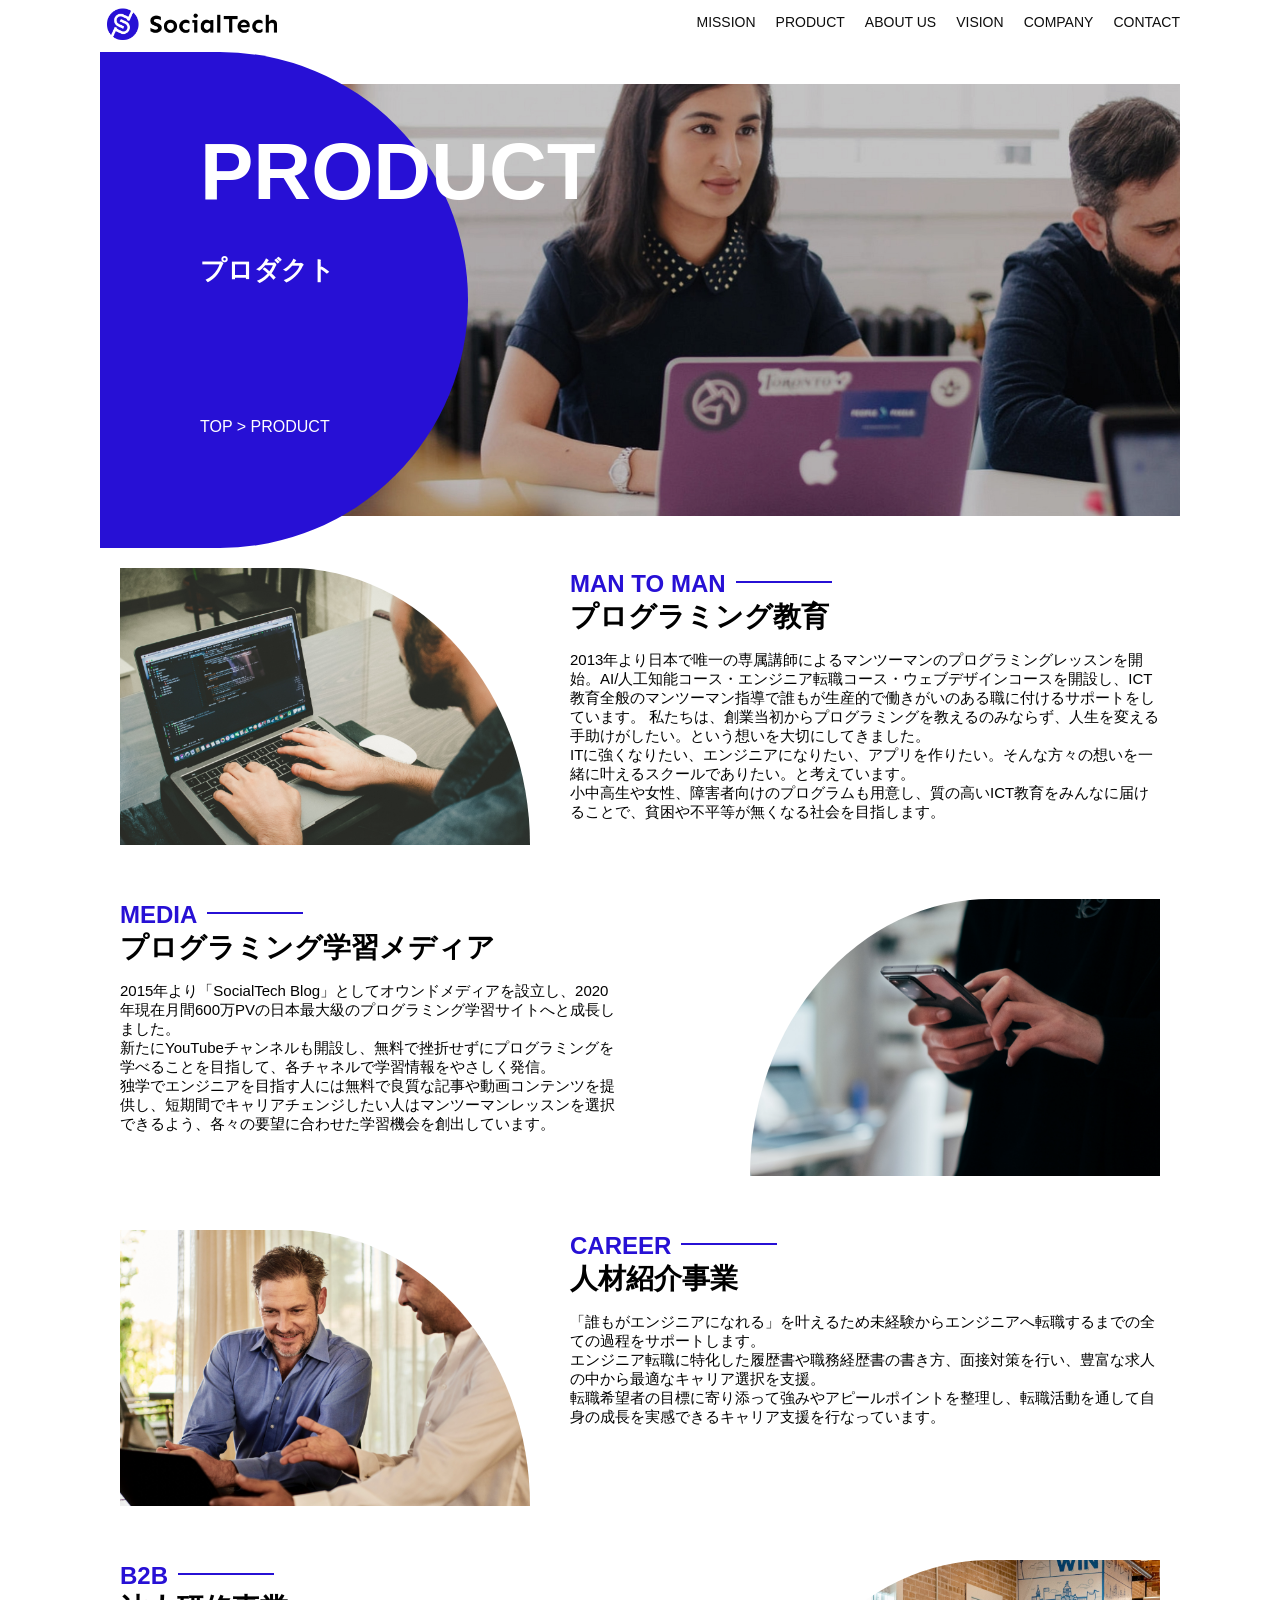
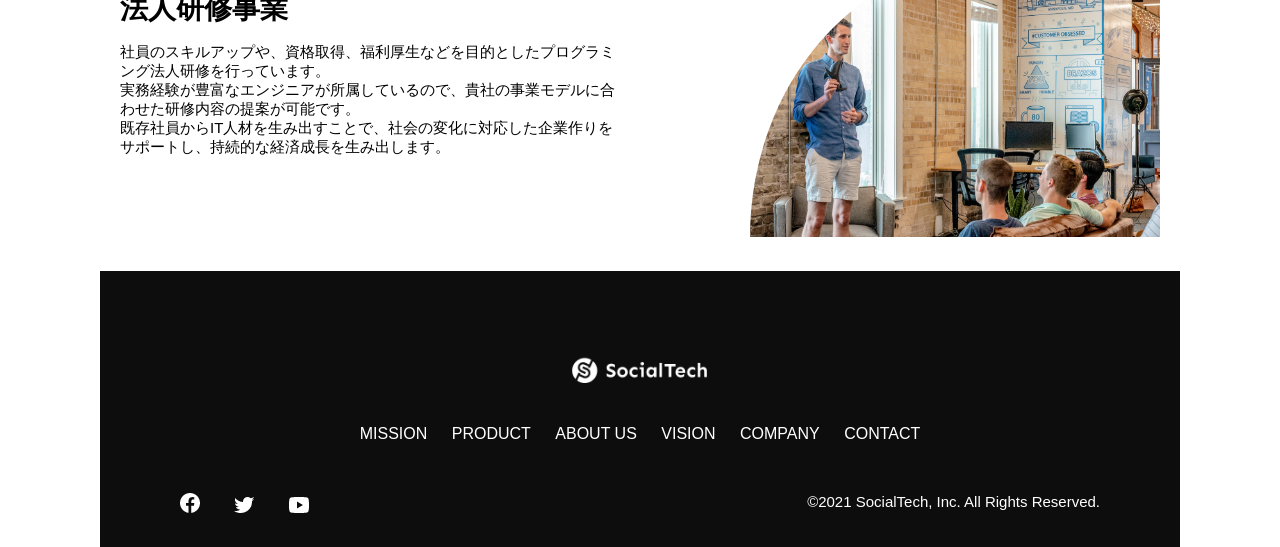
<file: kadai_tutorial_output/socialtech/product.html>
<!DOCTYPE html>
<html>
  <head>
    <title>SocialTech -PRODUCT プロダクト-</title>
    <meta charset="utf-8">
    <meta name="description" content="SocialTechの4つのプロダクトを紹介します">
    <meta name="viewport" content="width=device-width, initial-scale=1.0">
    <link rel="stylesheet" href="style.css">
  </head>

  <body>
    <!-- ヘッダー -->
    <header>
      <!-- ロゴ -->
      <a href="index.html" id="logo">
        <img src="images/logo.png" alt="トップページに戻る">
      </a>

      <!-- PC用ナビゲーション -->
      <nav id="nav-pc">
        <ul>
          <li><a href="mission.html">MISSION</a></li>
          <li><a href="product.html">PRODUCT</a></li>
          <li><a href="index.html#aboutus">ABOUT US</a></li>
          <li><a href="index.html#vision">VISION</a></li>
          <li><a href="index.html#company">COMPANY</a></li>
          <li><a href="index.html#contact">CONTACT</a></li>
        </ul>
      </nav>

      <!-- スマホ用メニューボタン -->
      <button id="menu-sp" onclick="document.getElementById('nav-sp').style.display = 'block'">
        <img src="images/button-menu.png" alt="ナビゲーションを開く">
      </button>

      <!-- スマホ用ナビゲーション -->
      <div id="nav-sp">
        <button id="close" onclick="document.getElementById('nav-sp').style.display = 'none'">
          <img src="images/button-close.png" alt="ナビゲーションを閉じる">
        </button>

        <nav>
          <ul>
            <li>
              <a id="logo-sp" href="index.html" onclick="document.getElementById('nav-sp').style.display = 'none'"><img src="images/logo-sp.png" alt="トップページに戻る"></a>
            </li>
            <li><a class="menu" href="mission.html" onclick="document.getElementById('nav-sp').style.display = 'none'">MISSION</a></li>
            <li><a class="menu" href="product.html" onclick="document.getElementById('nav-sp').style.display = 'none'">PRODUCT</a></li>
            <li><a class="menu" href="index.html#aboutus" onclick="document.getElementById('nav-sp').style.display = 'none'">ABOUT US</a></li>
            <li><a class="menu" href="index.html#vision" onclick="document.getElementById('nav-sp').style.display = 'none'">VISION</a></li>
            <li><a class="menu" href="index.html#company" onclick="document.getElementById('nav-sp').style.display = 'none'">COMPANY</a></li>
            <li><a class="menu" href="index.html#contact" onclick="document.getElementById('nav-sp').style.display = 'none'">CONTACT</a></li>
          </ul>
        </nav>
        <div id="sns">
          <a href="https://www.facebook.com/sejuku2013">
            <img src="images/button-facebook.png" alt="Facebookのリンク">
          </a>
          <a href="https://twitter.com/samuraijuku">
            <img src="images/button-twitter.png" alt="Twitterのリンク">
          </a>
          <a href="https://www.youtube.com/channel/UCCFOQO5aDK0xXam4cUQXT8g">
            <img src="images/button-youtube.png" alt="YouTubeのリンク">
          </a>
        </div>
      </div>
    </header>

    <main>
      <article>
        <section id="product-main">
          <div class="product-main-inner">
            <div id="product-title">
              <h1>PRODUCT<br><span>プロダクト</span></h1>
              <p>TOP > PRODUCT</p>
            </div>
          </div>
        </section>

        <section class="product-section product-section-left">
           <div class="product-section-img">
             <img src="images/product/product-mantoman.png" alt="PCでコードを書く男性">
           </div>
           <div class="product-read">
             <h2 class="product-h2">MAN TO MAN</h2>
             <h3 class="product-h3">プログラミング教育</h3>
             <p>
               2013年より日本で唯一の専属講師によるマンツーマンのプログラミングレッスンを開始。AI/人工知能コース・エンジニア転職コース・ウェブデザインコースを開設し、ICT教育全般のマンツーマン指導で誰もが生産的で働きがいのある職に付けるサポートをしています。 私たちは、創業当初からプログラミングを教えるのみならず、人生を変える手助けがしたい。という想いを大切にしてきました。<br>ITに強くなりたい、エンジニアになりたい、アプリを作りたい。そんな方々の想いを一緒に叶えるスクールでありたい。と考えています。<br>小中高生や女性、障害者向けのプログラムも用意し、質の高いICT教育をみんなに届けることで、貧困や不平等が無くなる社会を目指します。
             </p>
           </div>
         </section>
 
         <section class="product-section product-section-right">
           <div class="product-read">
             <h2 class="product-h2">MEDIA</h2>
             <h3 class="product-h3">プログラミング学習メディア</h3>
             <p>2015年より「SocialTech Blog」としてオウンドメディアを設立し、2020年現在月間600万PVの日本最大級のプログラミング学習サイトへと成長しました。<br>新たにYouTubeチャンネルも開設し、無料で挫折せずにプログラミングを学べることを目指して、各チャネルで学習情報をやさしく発信。<br>独学でエンジニアを目指す人には無料で良質な記事や動画コンテンツを提供し、短期間でキャリアチェンジしたい人はマンツーマンレッスンを選択できるよう、各々の要望に合わせた学習機会を創出しています。</p>
           </div>
           <div class="product-section-img">
             <img src="images/product/product-media.png" alt="スマートフォンを操作する人">
           </div>
         </section>
 
         <section class="product-section product-section-left">
           <div class="product-section-img">
             <img src="images/product/product-career.png" alt="笑顔で話し合う2人の男性">
           </div>
           <div class="product-read">
             <h2 class="product-h2">CAREER</h2>
             <h3 class="product-h3">人材紹介事業</h3>
             <p>「誰もがエンジニアになれる」を叶えるため未経験からエンジニアへ転職するまでの全ての過程をサポートします。<br>エンジニア転職に特化した履歴書や職務経歴書の書き方、面接対策を行い、豊富な求人の中から最適なキャリア選択を支援。<br>転職希望者の目標に寄り添って強みやアピールポイントを整理し、転職活動を通して自身の成長を実感できるキャリア支援を行なっています。<br></p>
           </div>
         </section>
 
         <section class="product-section product-section-right">
           <div class="product-read">
             <h2 class="product-h2">B2B</h2>
             <h3 class="product-h3">法人研修事業</h3>
             <p>社員のスキルアップや、資格取得、福利厚生などを目的としたプログラミング法人研修を行っています。<br>実務経験が豊富なエンジニアが所属しているので、貴社の事業モデルに合わせた研修内容の提案が可能です。<br>既存社員からIT人材を生み出すことで、社会の変化に対応した企業作りをサポートし、持続的な経済成長を生み出します。</p>
           </div>
           <div class="product-section-img">
             <img src="images/product/product-b2b.png" alt="講演中の男性とそれを聴く人々">
           </div>
         </section>
      </article>
    </main>

    <footer>
      <div id="footer-logo">
        <img src="images/logo-sp.png" alt="SocialTech">
      </div>
      <div id="footer-link">
        <a href="mission.html">MISSION</a>
        <a href="product.html">PRODUCT</a>
        <a href="index.html#aboutus">ABOUT US</a>
        <a href="index.html#vision">VISION</a>
        <a href="index.html#company">COMPANY</a>
        <a href="index.html#contact">CONTACT</a>
      </div>
      <div id="sns-footer">
        <div class="sns-btns">
          <a href="https://www.facebook.com/sejuku2013"><img src="images/button-facebook.png" alt="Facebookのリンク"></a>
          <a href="https://twitter.com/samuraijuku"><img src="images/button-twitter.png" alt="Twitterのリンク"></a>
          <a href="https://www.youtube.com/channel/UCCFOQO5aDK0xXam4cUQXT8g"><img src="images/button-youtube.png" alt="YouTubeのリンク"></a>
        </div>
        <p id="copyright">&copy;2021 SocialTech, Inc. All Rights Reserved.</p>
      </div>
    </footer>
    
  </body>
</html>
</file>
<file: html-css-kadai_013/style.css>
/* PC、スマホ共通スタイル */
body {
  font-family: "Source Sans Pro", "Hiragino Kaku Gothic ProN", Meiryo, Arial,
    sans-serif;
}

p {
  font-size: 15px;
}

#main-visual>img {
  width: 100%;
}

/*================
PC用のスタイル 
=================*/
@media screen and (min-width: 768px) {
  /* 横幅設定 */
  body {
    max-width: 1080px;
    min-width: 960px;
    margin: 0 auto 0 auto;
  }

  /* ヘッダー */
  header {
    display: flex;
    justify-content: space-between;
  }

  /* ナビゲーションのレイアウト */
  #nav-pc {
    text-align: right;
    font-size: 14px;
    padding-top: 15px;
  }

  /* ナビゲーションのリンクの装飾設定 */
  #nav-pc>a {
    text-decoration: none;
    margin-left: 20px;
  }

  #nav-pc>a:link {
    color: #0d0d0d;
  }

  #nav-pc>a:visited {
    color: #0d0d0d;
  }

  #nav-pc>a:hover {
    color: #0d0d0d;
    text-decoration: underline;
  }

  #nav-pc>a:active {
    color: #0d0d0d;
  }

  #menu-sp {
    display: none;
  }

  #nev-sp {
    display: none;
  }
}

/* スマホ用スタイル */
@media screen and (max-width: 767px) {
  body {
    min-width: 375px;
    margin: 0;
  }

  #nav-pc {
    display: none;
  }

  #menu-sp {
    float: right;
    padding: 0;
  }

  #nav-sp {
    background-color: #ce933e;
    position: absolute;
    left: 0;
    top: 0;
    height: 100%;
    width: 100%;
    display: none;
    z-index: 100;
  }

  #nav-sp ul {
    padding-left: 0;
  }

  #nav-sp li {
    list-style: none;
  }

  #close {
    position: absolute;
    top: 20px;
    right: 20px;
  }

  #logo-sp {
    margin: 80px 0px 30px 20px;
  }

  #nav-sp a {
    display: block;
  }

  #nav-sp a:link {
    color: #ffffff;
  }

  #nav-sp a:visited {
    color: #ffffff
  }

  #nav-sp a:hover {
    color: #ffffff;
    text-decoration: underline;
  }

  #nav-sp a:active {
    color: #ffffff;
  }

  #nav-sp .menu {
    text-decoration: none;
    display: block;
    margin: 0px 20px 0px 20px;
    height: 44px;
    font-size: 16px;
    background-image: url("images/arrow.png");
    background-repeat: no-repeat;
    background-position: right top;
  }
}
</file>
<file: kadai_tutorial_output/socialtech/style.css>
* {
  box-sizing: border-box;
}

p {
  font-size: 15px;
}

/* pc、スマホ共通スタイル */
body {
  max-width: 1080px;
  margin: 0 auto 0 auto;
  font-family: "Source Sans Pro", "Hiragino Kaku Gothic ProN", Meiryo, Arial, sans-serif;
}

/* ヘッダー */
header {
  display: flex;
  justify-content: space-between;
}

/* ナビゲーションのレイアウト */
#nav-pc {
  font-size: 14px;
}

#nav-pc ul {
  display: flex;
  padding-left: 0;
}

#nav-pc li {
  list-style: none;
}

/* ナビゲーションのリンクの装飾設定 */
#nav-pc a {
  text-decoration: none;
  margin-left: 20px;
  color: #0d0d0d;
}

#nav-pc a:hover {
  text-decoration: underline;
}

/* メインビジュアル */
#main-visual {
  position: relative;
  height: 400px;
}

#main-message {
  position: absolute;
  top: 0;
  left: 0;
  background-color: #2710d5;
  color: #ffffff;
  border-radius: 0 0 476px 0;
  max-width: 620px;
  height: 100%;
  width: 100%;
  z-index: 11;
}

#main-message > h1 {
  font-size: 60px;
  margin: 100px 0 0 50px;
}

#main-message > p {
  font-size: 28px;
  margin: 0 0 0 50px;
}

#main-visual > img {
  max-width: 620px;
  border-radius: 476px 0 0 0;
  position: absolute;
  top: 0;
  right: 0;
  z-index: 10;
}

/* 見出し */
h2 {
  margin: 40px 0 0 0;
}

h2::after {
  content: url("images/line.png");
  margin-left: 10px;
}

h3 {
  font-size: 27px;
}

/* ミッション */
#mission {
  margin: 80px auto 80px auto;
}

#mission-flex {
  display: flex;
}

#mission-flex > div {
  width: 50%;
  margin: 20px;
}

#mission-photo {
  width: 100%;
}

#s2dgs {
  margin-top: 50px;
  width: 100%;
}

 /* プロダクト */
 #product {
   background-color: #fafafa;
   margin: 80px 0 80px 0;
   padding: 10px 40px 0px 40px;
 }
 
 /* 外枠 */
 #product .product-flex {
   margin-top: 40px;
   display: flex;
 }
 
 /* 左のカラム */
 #product-left {
   width: 50%;
   margin-right: 20px;
 }
 
 /* 右のカラム */
 #product-right {
   width: 50%;
   margin-left: 20px;
   margin-top: 80px;
 }
 
 /* 画像＋説明の枠 */
 #product-left > div {
   position: relative;
   height: 480px;
   margin-right: 20px;
 }
 #product-right > div {
   position: relative;
   height: 480px;
   margin-left: 20px;
 }

 /* 画像 */
 .product-photo {
   width: 100%;
 }

 .product-explain {
  background-color: #ffffff;
  position: absolute;
  left: 0;
  bottom: 50px;
  margin: 0 40px 0 40px;
  padding: 20px;
  box-shadow: 5px 5px 10px rgba(0, 0, 0, 0.05);
 }

 .product-explain > span {
  color: #2710d5;
  font-weight: bold;
  font-size: 16px;
  margin: 0px;
 }

 .product-explain > h3 {
  margin: 5px 0 5px 0;
 }

 .product-explain > p {
  font-size: 14px;
  margin: 0;
 }

 #product-more {
  text-align: center;
 }

 #product-more a {
  position: relative;
  bottom: -42px;
 }

 /* ABOUT US */
 #aboutus {
  margin: 80px auto 80px auto;
 }

 /* 3つの組織文化と画像を入れる枠 */
 #aboutus > div {
  display: flex;
 }

 .culture-img {
  width: 50%;
  align-self: flex-start;
 }

 .culture-img2 {
  margin-top: 50px;
  width: 100%;
 }

 .culture-table {
  margin-right: 50px;
 }

 /* 番号 */
 .culture-num {
   font-size: 80px;
   color: #2710d5;
   padding: 0 20px 0 0;
 }

 /* 見出し */
 .culture-table th {
   text-align: left;
   font-size: 28px;
   font-weight: bold;
 }

 /* 組織文化英語 */
 .culture-en {
   color: #2710d5;
   font-size: 24px;
 }

 /* 説明文 */
 .culture-description {
   margin: 0;
 }

 /* ビジョン */
 #vision {
  margin: 80px auto 80px auto;
 }

 /* セクション内の外枠 */
 #vision > div {
  display: flex;
  justify-content: space-between;
  flex-wrap: wrap;
 }

 /* 7つの行動指針 */
 .vision-box {
  width: 300px;
  height: 300px;
  margin-bottom: 30px;
  position: relative;
 }

 .vision-box > img {
  width: 100%;
  position: relative;
  z-index: 30;
 }

 .vision-box > div {
  position: absolute;
  top: 0;
  left: 0;
  z-index: 31;
  margin-right: 20px;
 }

 .vision-box > div > h4 {
  color: #2710d5;
  font-size: 19px;
  margin-top: 80px;
 }

 .vision-box > div > h5 {
  font-size: 20px;
  margin: 0 0 0 0;
 }

 .vision-box > div > h4::first-letter {
  font-size: 40px;
 }

 .vision-box > div > p {
  margin: 100px 0 0 0;
 }

 /* 会社概要 */
 #company {
  margin: 80px auto 80px auto;
 }

 /* 表全体 */
 #company-table {
  width: 100%;
 }

 /* 2行目以降の見出し */
 .tableheader {
  text-align: left;
  padding: 20px;
  border-bottom-color: #2710d5;
  border-bottom-width: 1px;
  border-bottom-style: solid;
  width: 100px;
 }

 /* 1行目の見出し */
 .tableheader-first {
  border-top-color: #2710d5;
  border-top-width: 1px;
  border-top-style: solid;
 }

 /* セル */
 .cell {
  padding: 30px;
  border-bottom-color: #ececec;
  border-bottom-width: 1px;
  border-bottom-style: solid;
 }

 /* 1行目のセル */
 .cell-first {
  border-top-color: #ececec;
  border-top-width: 1px;
  border-top-style: solid;
 }

 #company > iframe {
  width: 100%;
  height: 368px;
  margin-top: 40px;
 }

 #contact {
  margin: 80px auto 80px auto;
 }

 #contact > form > div {
  display: flex;
  flex-direction: row;
  flex-wrap: wrap;
  padding-bottom: 30px;
 }

 .contact-heading {
  width: 240px;
  align-self: center;
 }

 .contact-label {
  font-weight: bold;
 }

 .contact-span {
  color: #ce2222;
  margin: 0 0 0 20px;
  font-weight: bold;
 }

 /* テキストボックス */
 .contact-textbox {
  border-top: 0px;
  border-left: 0px;
  border-right: 0px;
  border-bottom-width: 1px;
  border-bottom-color: #707070;
  border-style: solid;
  background-color: #fafafa;
  width: 400px;
  height: 56px;
 }

 /* お問い合わせ内容のテキストエリア */
 .contact-textarea {
  border-top: 0px;
  border-left: 0px;
  border-right: 0px;
  border-bottom-width: 1px;
  border-bottom-color: #707070;
  background-color: #fafafa;
  width: 400px;
  height: 200px;
 }

 /* 個人情報の取り扱い */
 #contact dt {
   font-weight: bold;
 }
 
 #contact dd {
   margin: 0 0 16px 0;
 }
 
 #contact dd p {
   margin: 0;
 }
 
 #contact dd ul {
   padding-left: 0;
 }
 
 #contact dd li {
   margin-bottom: 0;
   list-style: none;
 }

 /* フッター */
 footer {
  background-color: #0d0d0d;
  text-align: center;
  padding: 80px 80px 30px 80px;
 }

 #footer-logo {
  margin-bottom: 30px;
 }

 #footer-link {
  margin-bottom: 50px;
 }

 #footer-link > a {
  text-decoration: none;
  margin: 10px;
  color: #ffffff;
 }

 #footer-link > a:hover {
  text-decoration: underline;
 }

 #sns-footer {
  display: flex;
  justify-content: space-between;
 }

 #sns-footer a {
  margin-right: 30px;
 }

 #copyright {
  color: #ffffff;
  margin: 0;
 }

  /* スマホ用ナビを非表示 */
  #nav-sp,
  #menu-sp {
    display: none;
  }

  /* mission.html用のスタイル */
  /* ミッションのメインビジュアル */
.mission-main-inner {
  background-image: url("images/mission/mission-main.png");
  background-repeat: no-repeat;
  background-position-y: center;
}

#mission-title {
  background-color: #2710d5;
  width: 368px;
  color: #ffffff;
  height: 496px;
  border-radius: 0 248px 248px 0;
  position: relative;
}

#mission-title h1 {
  position: absolute;
  top: 0;
  left: 100px;
  font-size: 80px;
  line-height: 1;
}

#mission-title h1 span {
  font-size: 26px;
}

#mission-title > p {
  position: absolute;
  top: 350px;
  left: 100px;
  font-size: 16px;
}

/* ミッションページ　S2DGsの設定 */
#mission-s2dgs {
  padding: 20px;
}

.mission-h2 {
  color: #2710d5;
  font-size: 40px;
}

.mission-h2::after {
  content: none;
}

#mission-five-goals {
  padding: 20px;
  display: flex;
}

#mission-five-goals .five-goals-image {
 width: 30%;
 padding: 20px;
}

#mission-five-goals .five-goals-image img {
   width: 100%;
 }

#mission-five-goals .five-goals-read {
   width: 70%;
   padding: 20px;
 }

#mission-five-goals .five-goals-read > div {
  margin-bottom: 40px;
}

.fivegoals-image-right {
  float: right;
  margin: 20px;
}

.fivegoals-image-left {
  float: left;
  margin: 20px;
}

.fivegoals-number {
  color: #2710d5;
  font-size: 48px;
  font-weight: bold;
  margin: 0;
}

.fivegoals-h3 {
  font-size: 28px;
  margin: 0;
}

.fivegoals-p {
  margin: 0;
}

/* プロダクトページ */
.product-main-inner {
  background-image: url("images/product/product-main.png");
  background-repeat: no-repeat;
  background-position-y: center;
}

#product-title {
  background-color: #2710d5;
   width: 368px;
   color: #ffffff;
   height: 496px;
   border-radius: 0 248px 248px 0;
   position: relative; 
}

#product-title h1 {
   position: absolute;
   top: 0;
   left: 100px;
   font-size: 80px;
   line-height: 1;
 }
 
 #product-title h1 span {
   font-size: 26px;
 }
 
 #product-title > p {
   position: absolute;
   top: 350px;
   left: 100px;
   font-size: 16px;
 }

.product-section {
  display: flex;
  padding: 20px 20px 0;
}

.product-section .product-section-img {
  width: 450px;
}

/* 左が画像のセクション */
.product-section-left .product-section-img img {
  width: 100%;
  padding: 0 40px 30px 0;
  border-radius: 0 432px 0 0;
}

.product-section-left .product-read {
   width: 50%;
   flex-grow: 1;
 }
 
 .product-section-left .product-read p {
   margin-bottom: 0;
 }
 
 /* 右が画像のセクション*/
 .product-section-right {
   justify-content: space-between;
 }
 
 .product-section-right .product-section-img img {
   width: 100%;
   padding: 0 0 30px 40px;
   border-radius: 432px 0 0 0;
 }
 
 .product-section-right .product-read {
   width: 500px;
 }
 
 .product-h2 {
   color: #2710d5;
   font-size: 24px;
   margin: 0;
 }
 
 .product-h3 {
   font-size: 28px;
   margin: 0;
 }





 /*====================
  スマートフォン用のスタイル
 =====================*/
 @media screen and (max-width: 767px) {
   /* PC用ナビゲーション非表示 */
   #nav-pc {
     display: none;
   }
 
   /* ハンバーガーメニュー */
   #menu-sp {
     display: block;
     background-color: transparent;
     float: right;
     padding: 0;
     border: none;
   }
 
   /* スマホ用ナビゲーションの表示切替*/
   /* 初期状態、レイアウトと非表示設定 */
   #nav-sp {
     background-color: #2710d5;
     position: fixed;
     left: 0;
     top: 0;
     height: 100%;
     width: 100%;
     display: none;
     z-index: 100;
   }

   /* ×ボタン */
   #close {
     position: absolute;
     top: 20px;
     right: 20px;
     background-color: transparent;
     border: none;
   }
 
   #nav-sp nav ul {
     padding-left: 0;
   }
 
   #nav-sp nav li {
     list-style: none;
   }
 
   /* ナビゲーションメニュー用ロゴ */
   #logo-sp {
     margin: 80px 0 30px 20px;
   } 

   /* ナビゲーションのリンクの装飾設定 */
  #nav-sp nav a {
    display: block;
    color: #ffffff;
  }
 
  #nav-sp nav a:hover {
     text-decoration: underline;
   }

 
   #nav-sp .menu {
     text-decoration: none;
     margin: 0 20px 0 20px;
     height: 44px;
     font-size: 16px;
     background-image: url("images/arrow.png");
     background-repeat: no-repeat;
     background-position: right top;
   }

     #sns {
    position: absolute;
    bottom: 20px;
    left: 20px;
  }

  #sns > a {
    margin-right: 30px;
  }

  /* メインビジュアル */
  #main-visual {
    position: relative;
    height: 470px;
  }

  #main-visual > div {
    text-align: center;
    height: 280px;
  }

  #main-visual h1 {
    font-size: 28px;
    margin: 90px 0 0 0;
  }

  #main-visual > div > p {
    margin: 0;
    font-size: 15px;
  }

  #main-visual > img {
    width: 100%;
    border-radius: 476px 0 0 0;
    top: auto;
    bottom: 0;
  }

  /* 見出し */
  h2 {
    margin: 15px 0 15px 0;
  }

  h3 {
    font-size: 24px;
    margin: 10px 0 0 0;
  }

  /* ミッション */
  #mission {
    margin: 20px 0 20px 0;
    padding: 0 20px 0 20px;
  }

  #mission-flex {
    flex-direction: column;
  }

  #mission-flex > div {
    width: 100%;
    margin: 0;
  }

  /* プロダクト */
  #product {
    margin: 0;
    padding: 10px 20px 0 20px;
  }

  /* 外枠 */
  #product .product-flex {
    flex-direction: column;
    margin-top: 0;
  }

  /* 左右のカラム　スマホでは縦並び */
  #product-left,
  #product-right {
    width: 100%;
    margin: 0;
  }

  /* 画像＋説明の枠 */
  #product-left > div,
  #product-right > div {
    height: auto;
    margin: 0;
  }

  /* 説明文の枠 */
  .product-explain {
    position: relative;
    margin: 0;
  }

  .product-explain > h3 {
    margin: 10px 0 10px 0;
    font-size: 24px;
  }

  /* もっと見るボタン */
  #product-more {
    text-align: left;
  }

   /* ABOUT US */
   #aboutus {
     margin: 80px 20px 80px 20px;
   }
 
   #aboutus > div {
     flex-direction: column;
  }
 
   .culture-table th {
     font-size: 16px;
   }
 
   .culture-table {
     margin-right: 0;
     padding-right: 20px;
     order: 2;
   }
 
   .culture-img {
     width: 100%;
     order: 1;
   }
 
   .culture-img2 {
     margin-top: 0;
   }
 
   .culture-num {
     padding: 0;
   }
 
   .culture-description {
     margin: 0;
   }

   /* ビジョン */
   #vision {
    margin: 80px 20px 80px 20px;
   }

   .vision-box > img {
    position: absolute;
    top: 0;
    left: 0;
   }

   .vision-box > div > h4 {
    margin: 60px 0 0 0;
   }

  /* 会社概要 */
   #company {
    margin: 0 20px 0 20px;
   }

   #company > h3 {
    margin-bottom: 20px;
   }

   .tableheader {
    width: 50px;
   }

   .cell {
    padding: 20px;
   }

   #company > iframe {
    height: 240px;
   }

   /* お問い合わせ */
   #contact {
    margin: 80px 20px 80px 20px;
   }

   #contact > h3 {
    margin-bottom: 20px;
   }

   #contact > form > div {
    flex-direction: column;
    margin-bottom: 20px;
   }

   .contact-heading {
    align-self: auto;
    margin-bottom: 20px;
   }

   .contact-textbox {
     min-width: 300px;
     width: 100%;
   }
 
   .contact-textarea {
     height: 150px;
     width: 100%;
   }
 
   .radiobutton {
     margin-bottom: 20px;
   }

   /* フッター */
   footer {
     padding: 30px 20px 50px 20px;
     text-align: left;
   }
 
   #footer-link > a {
     margin: 0 20px 30px 0;
     display: block;
     background-image: url("images/arrow.png");
     background-repeat: no-repeat;
     background-position: right top;
   }
 
   #footer-link > a:hover {
     text-decoration: underline;
   }
 
   #sns-footer {
     flex-direction: column;
     justify-content: flex-start;
   }
 
   #copyright {
     font-size: 12px;
     margin-top: 30px;
   }


   /* mission.html用のスタイル */
   #mission-main {
    height: 256px;
    margin-top: 4%;
    position: relative;
   }

   .mission-main-inner {
    height: 80%;
    background-size: cover;
   }

   #mission-title {
     width: 136px;
     height: 256px;
     position: absolute;
     top: -10%;
   }
 
   #mission-title h1 {
     left: 20px;
     font-size: 40px;
   }
 
   #mission-title h1 span {
     font-size: 18px;
   }
 
   #mission-title > p {
     top: 180px;
     left: 20px;
     font-size: 13px;
   }

    /* ミッションページ　S2DGSの設定 */
    .mission-h2 {
      font-size: 38px;
      margin: 0px;
    }
  
    .mission-h2::after {
      content: none;
    }
  
    #mission-s2dgs > img {
      width: 100%;
    }

    /* ミッションページ　5つのゴールの設定 */
   #mission-five-goals {
     flex-direction: column;
   }
 
   #mission-five-goals > div {
     padding: 0;
   }
 
   #mission-five-goals .five-goals-image,
   #mission-five-goals .five-goals-read {
     width: 100%;
     padding: 0;
   }
 
   #mission-five-goals .five-goals-read > div {
     display: flex;
     flex-direction: column;
   }
 
   .fivegoals-image-right,
   .fivegoals-image-left {
     align-self: center;
   }

    /* プロダクトページ */
   #product-main {
     height: 256px;
     margin-top: 4%;
     position: relative;
   }
 
   .product-main-inner {
     height: 80%;
     background-size: cover;
   }
 
   #product-title {
     width: 136px;
     height: 256px;
     position: absolute;
     top: -10%;
   }
   
   #product-title h1 {
     left: 20px;
     font-size: 40px;
   }
 
   #product-title h1 span {
     font-size: 18px;
   }
 
   #product-title > p {
     top: 180px;
     left: 20px;
     font-size: 13px;
   }

    /* セクション */
   .product-section {
     flex-direction: column;
   }
 
   .product-section .product-section-img {
     width: 100%;
   }
   
   .product-section .product-section-img img {
     width: 100%;
     padding: 0;
   }
 
   /* 左が画像のセクション*/
   .product-section-left .product-section-img img {
     border-radius: 0 300px 0 0;
   }
 
   .product-section-left .product-read {
     width: 100%;
     flex-grow: 1;
   }
 
   /* 右が画像のセクション*/
   .product-section-right .product-section-img img {
     order: 1;
     border-radius: 300px 0 0 0;
   }
 
   .product-section-right .product-read {
     order: 2;
     width: 100%;
   }
   }
</file>
